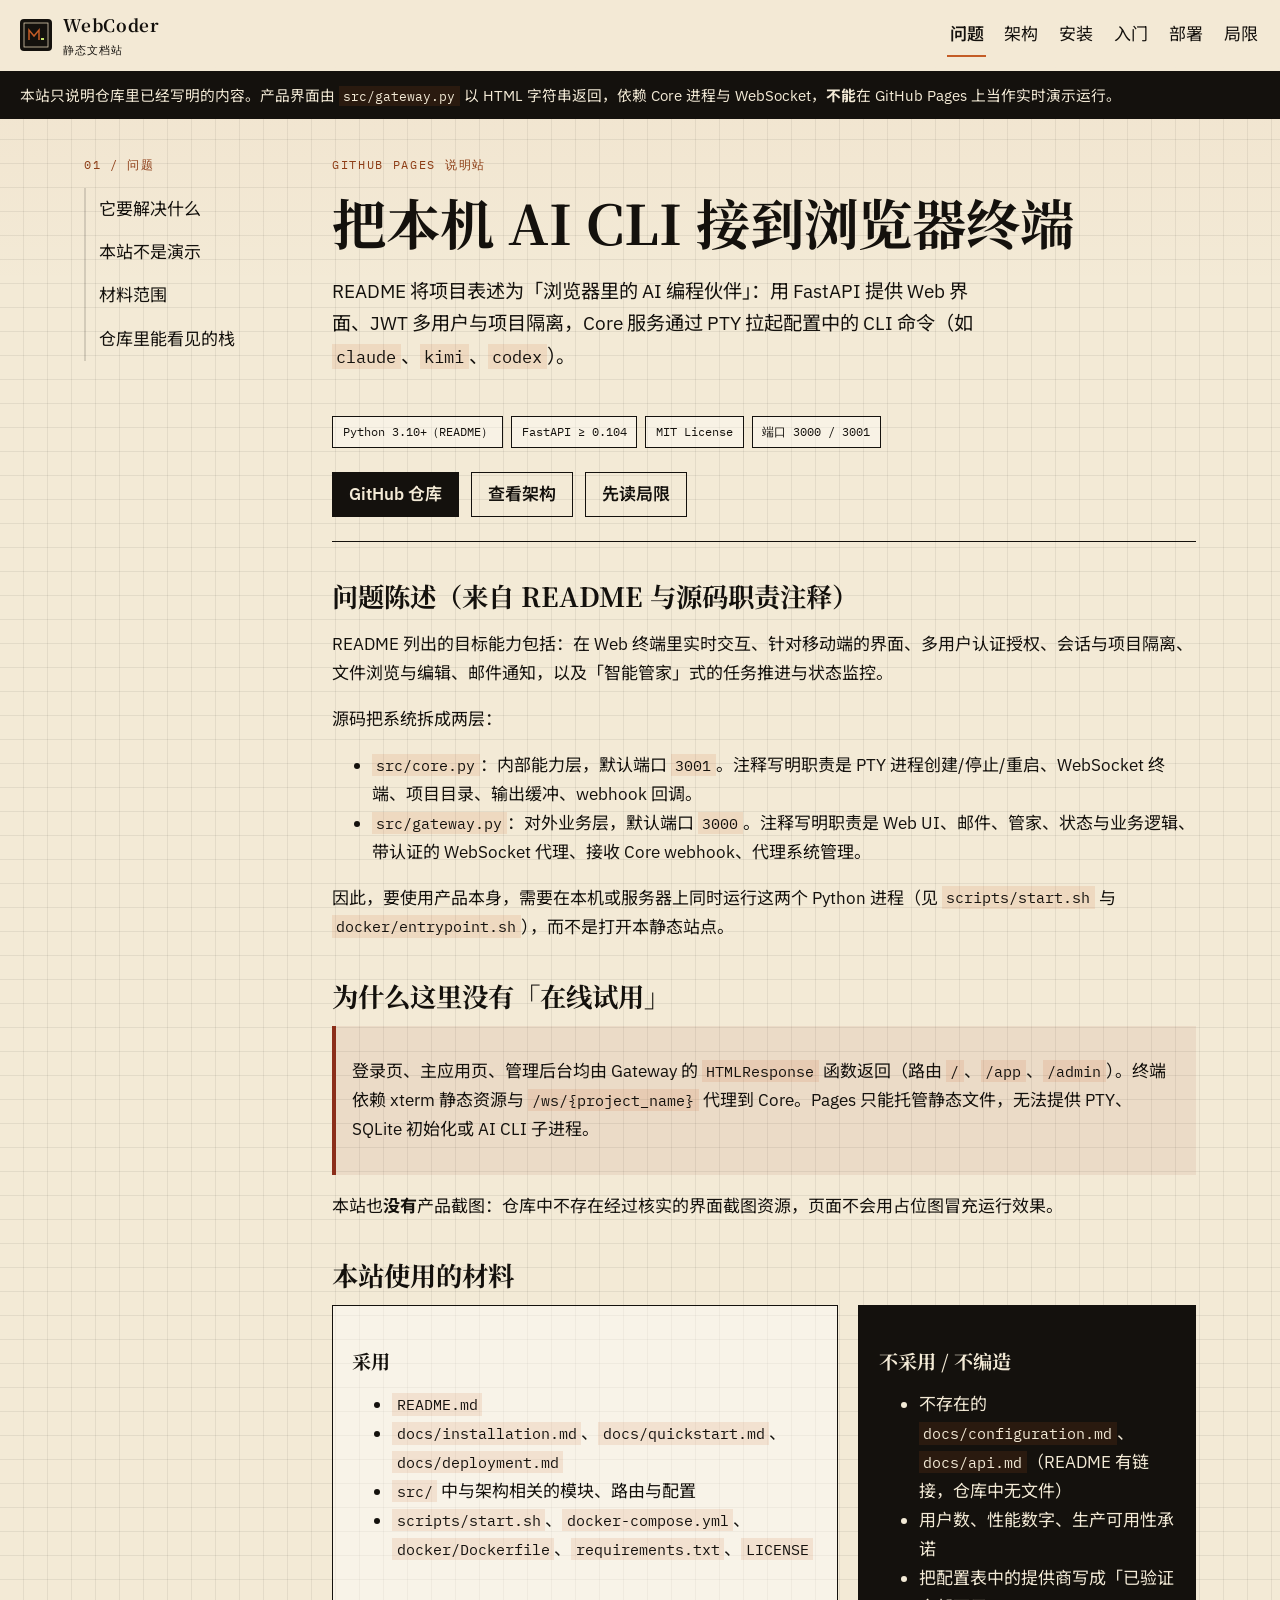
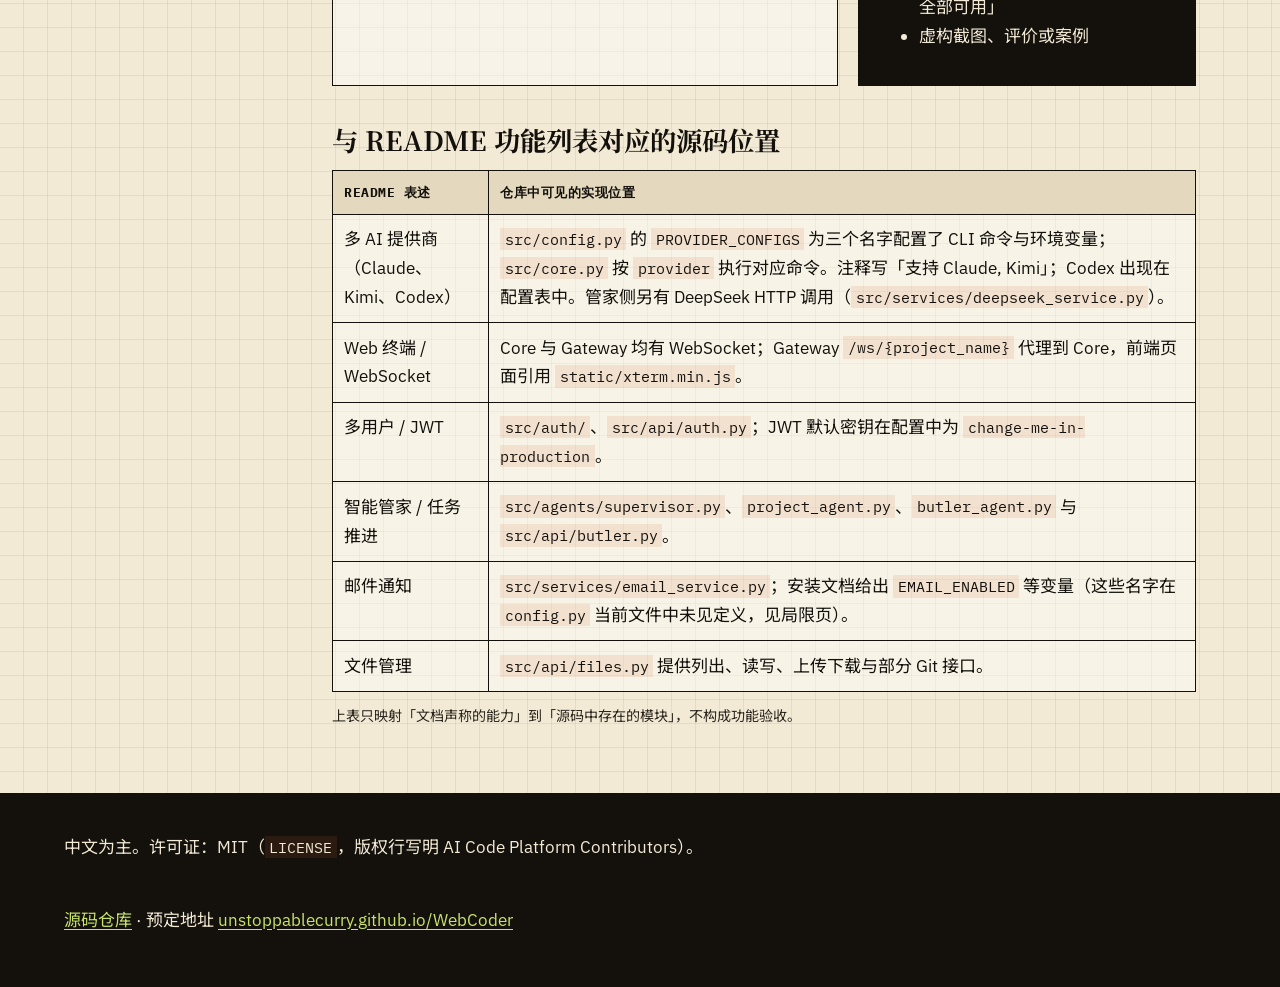
<file: site/index.html>
<!DOCTYPE html>
<html lang="zh-CN">
<head>
  <meta charset="utf-8">
  <meta name="viewport" content="width=device-width, initial-scale=1">
  <title>WebCoder 文档站 · 问题与范围</title>
  <meta name="description" content="WebCoder 是一套 FastAPI 双进程服务：在浏览器中通过 WebSocket 终端调用本机 AI CLI。本站为静态说明，不包含可运行产品界面。">
  <link rel="canonical" href="https://unstoppablecurry.github.io/WebCoder/">
  <link rel="icon" href="assets/favicon.svg" type="image/svg+xml">
  <meta name="theme-color" content="#14110d">
  <meta property="og:type" content="website">
  <meta property="og:locale" content="zh_CN">
  <meta property="og:title" content="WebCoder 文档站 · 问题与范围">
  <meta property="og:description" content="静态产品与架构说明。界面由 Gateway 后端生成，无法在 GitHub Pages 上运行。">
  <meta property="og:url" content="https://unstoppablecurry.github.io/WebCoder/">
  <meta name="twitter:card" content="summary">
  <link rel="stylesheet" href="https://fonts.googleapis.com/css2?family=IBM+Plex+Mono:wght@400;500&family=IBM+Plex+Sans:wght@400;600&family=Noto+Sans+SC:wght@400;600&family=Noto+Serif+SC:wght@700&display=swap">
  <link rel="stylesheet" href="assets/site.css">
  <script type="application/ld+json">
  {
    "@context": "https://schema.org",
    "@type": "SoftwareSourceCode",
    "name": "WebCoder",
    "description": "FastAPI 双进程平台：Gateway 提供 Web UI 与业务 API，Core 用 PTY 管理 AI CLI 进程。",
    "codeRepository": "https://github.com/UnstoppableCurry/WebCoder",
    "programmingLanguage": ["Python", "JavaScript"],
    "runtimePlatform": "FastAPI",
    "license": "https://github.com/UnstoppableCurry/WebCoder/blob/main/LICENSE",
    "url": "https://unstoppablecurry.github.io/WebCoder/"
  }
  </script>
</head>
<body>
  <a class="skip-link" href="#main">跳到正文</a>
  <header class="site-header">
    <a class="brand" href="index.html">
      <img src="assets/favicon.svg" alt="">
      <span>
        <span class="brand-mark">WebCoder</span>
        <span class="brand-sub">静态文档站</span>
      </span>
    </a>
    <button class="nav-toggle" type="button" aria-expanded="false" aria-controls="site-nav">菜单</button>
    <nav id="site-nav" class="site-nav" aria-label="站点">
      <a href="index.html">问题</a>
      <a href="architecture.html">架构</a>
      <a href="installation.html">安装</a>
      <a href="quickstart.html">入门</a>
      <a href="deployment.html">部署</a>
      <a href="limitations.html">局限</a>
    </nav>
  </header>
  <p class="notice">本站只说明仓库里已经写明的内容。产品界面由 <code>src/gateway.py</code> 以 HTML 字符串返回，依赖 Core 进程与 WebSocket，<strong>不能</strong>在 GitHub Pages 上当作实时演示运行。</p>
  <div class="layout">
    <nav class="rail" aria-label="本页">
      <p class="kicker">01 / 问题</p>
      <ol>
        <li><a href="#what">它要解决什么</a></li>
        <li><a href="#not-demo">本站不是演示</a></li>
        <li><a href="#evidence">材料范围</a></li>
        <li><a href="#stack">仓库里能看见的栈</a></li>
      </ol>
    </nav>
    <main id="main">
      <section class="hero">
        <div>
          <p class="kicker">GitHub Pages 说明站</p>
          <h1>把本机 AI CLI 接到浏览器终端</h1>
          <p class="lede">README 将项目表述为「浏览器里的 AI 编程伙伴」：用 FastAPI 提供 Web 界面、JWT 多用户与项目隔离，Core 服务通过 PTY 拉起配置中的 CLI 命令（如 <code>claude</code>、<code>kimi</code>、<code>codex</code>）。</p>
        </div>
        <div class="hero-meta" aria-label="来自仓库的标签">
          <span class="chip">Python 3.10+（README）</span>
          <span class="chip">FastAPI ≥ 0.104</span>
          <span class="chip">MIT License</span>
          <span class="chip">端口 3000 / 3001</span>
        </div>
        <div class="actions">
          <a class="btn btn-primary" href="https://github.com/UnstoppableCurry/WebCoder">GitHub 仓库</a>
          <a class="btn btn-ghost" href="architecture.html">查看架构</a>
          <a class="btn btn-ghost" href="limitations.html">先读局限</a>
        </div>
      </section>

      <section id="what">
        <h2>问题陈述（来自 README 与源码职责注释）</h2>
        <p>README 列出的目标能力包括：在 Web 终端里实时交互、针对移动端的界面、多用户认证授权、会话与项目隔离、文件浏览与编辑、邮件通知，以及「智能管家」式的任务推进与状态监控。</p>
        <p>源码把系统拆成两层：</p>
        <ul>
          <li><code>src/core.py</code>：内部能力层，默认端口 <code>3001</code>。注释写明职责是 PTY 进程创建/停止/重启、WebSocket 终端、项目目录、输出缓冲、webhook 回调。</li>
          <li><code>src/gateway.py</code>：对外业务层，默认端口 <code>3000</code>。注释写明职责是 Web UI、邮件、管家、状态与业务逻辑、带认证的 WebSocket 代理、接收 Core webhook、代理系统管理。</li>
        </ul>
        <p>因此，要使用产品本身，需要在本机或服务器上同时运行这两个 Python 进程（见 <code>scripts/start.sh</code> 与 <code>docker/entrypoint.sh</code>），而不是打开本静态站点。</p>
      </section>

      <section id="not-demo">
        <h2>为什么这里没有「在线试用」</h2>
        <div class="callout-warn callout">
          <p>登录页、主应用页、管理后台均由 Gateway 的 <code>HTMLResponse</code> 函数返回（路由 <code>/</code>、<code>/app</code>、<code>/admin</code>）。终端依赖 xterm 静态资源与 <code>/ws/{project_name}</code> 代理到 Core。Pages 只能托管静态文件，无法提供 PTY、SQLite 初始化或 AI CLI 子进程。</p>
        </div>
        <p>本站也<strong>没有</strong>产品截图：仓库中不存在经过核实的界面截图资源，页面不会用占位图冒充运行效果。</p>
      </section>

      <section id="evidence">
        <h2>本站使用的材料</h2>
        <div class="split">
          <article class="panel">
            <h3>采用</h3>
            <ul>
              <li><code>README.md</code></li>
              <li><code>docs/installation.md</code>、<code>docs/quickstart.md</code>、<code>docs/deployment.md</code></li>
              <li><code>src/</code> 中与架构相关的模块、路由与配置</li>
              <li><code>scripts/start.sh</code>、<code>docker-compose.yml</code>、<code>docker/Dockerfile</code>、<code>requirements.txt</code>、<code>LICENSE</code></li>
            </ul>
          </article>
          <article class="panel panel-dark">
            <h3>不采用 / 不编造</h3>
            <ul>
              <li>不存在的 <code>docs/configuration.md</code>、<code>docs/api.md</code>（README 有链接，仓库中无文件）</li>
              <li>用户数、性能数字、生产可用性承诺</li>
              <li>把配置表中的提供商写成「已验证全部可用」</li>
              <li>虚构截图、评价或案例</li>
            </ul>
          </article>
        </div>
      </section>

      <section id="stack">
        <h2>与 README 功能列表对应的源码位置</h2>
        <table>
          <thead>
            <tr><th>README 表述</th><th>仓库中可见的实现位置</th></tr>
          </thead>
          <tbody>
            <tr><td>多 AI 提供商（Claude、Kimi、Codex）</td><td><code>src/config.py</code> 的 <code>PROVIDER_CONFIGS</code> 为三个名字配置了 CLI 命令与环境变量；<code>src/core.py</code> 按 <code>provider</code> 执行对应命令。注释写「支持 Claude, Kimi」；Codex 出现在配置表中。管家侧另有 DeepSeek HTTP 调用（<code>src/services/deepseek_service.py</code>）。</td></tr>
            <tr><td>Web 终端 / WebSocket</td><td>Core 与 Gateway 均有 WebSocket；Gateway <code>/ws/{project_name}</code> 代理到 Core，前端页面引用 <code>static/xterm.min.js</code>。</td></tr>
            <tr><td>多用户 / JWT</td><td><code>src/auth/</code>、<code>src/api/auth.py</code>；JWT 默认密钥在配置中为 <code>change-me-in-production</code>。</td></tr>
            <tr><td>智能管家 / 任务推进</td><td><code>src/agents/supervisor.py</code>、<code>project_agent.py</code>、<code>butler_agent.py</code> 与 <code>src/api/butler.py</code>。</td></tr>
            <tr><td>邮件通知</td><td><code>src/services/email_service.py</code>；安装文档给出 <code>EMAIL_ENABLED</code> 等变量（这些名字在 <code>config.py</code> 当前文件中未见定义，见局限页）。</td></tr>
            <tr><td>文件管理</td><td><code>src/api/files.py</code> 提供列出、读写、上传下载与部分 Git 接口。</td></tr>
          </tbody>
        </table>
        <p class="source">上表只映射「文档声称的能力」到「源码中存在的模块」，不构成功能验收。</p>
      </section>
    </main>
  </div>
  <footer class="site-footer">
    <div class="footer-inner">
      <p>中文为主。许可证：MIT（<code>LICENSE</code>，版权行写明 AI Code Platform Contributors）。</p>
      <p><a href="https://github.com/UnstoppableCurry/WebCoder">源码仓库</a> · 预定地址 <a href="https://unstoppablecurry.github.io/WebCoder/">unstoppablecurry.github.io/WebCoder</a></p>
    </div>
  </footer>
  <script src="assets/site.js"></script>
</body>
</html>
</file>
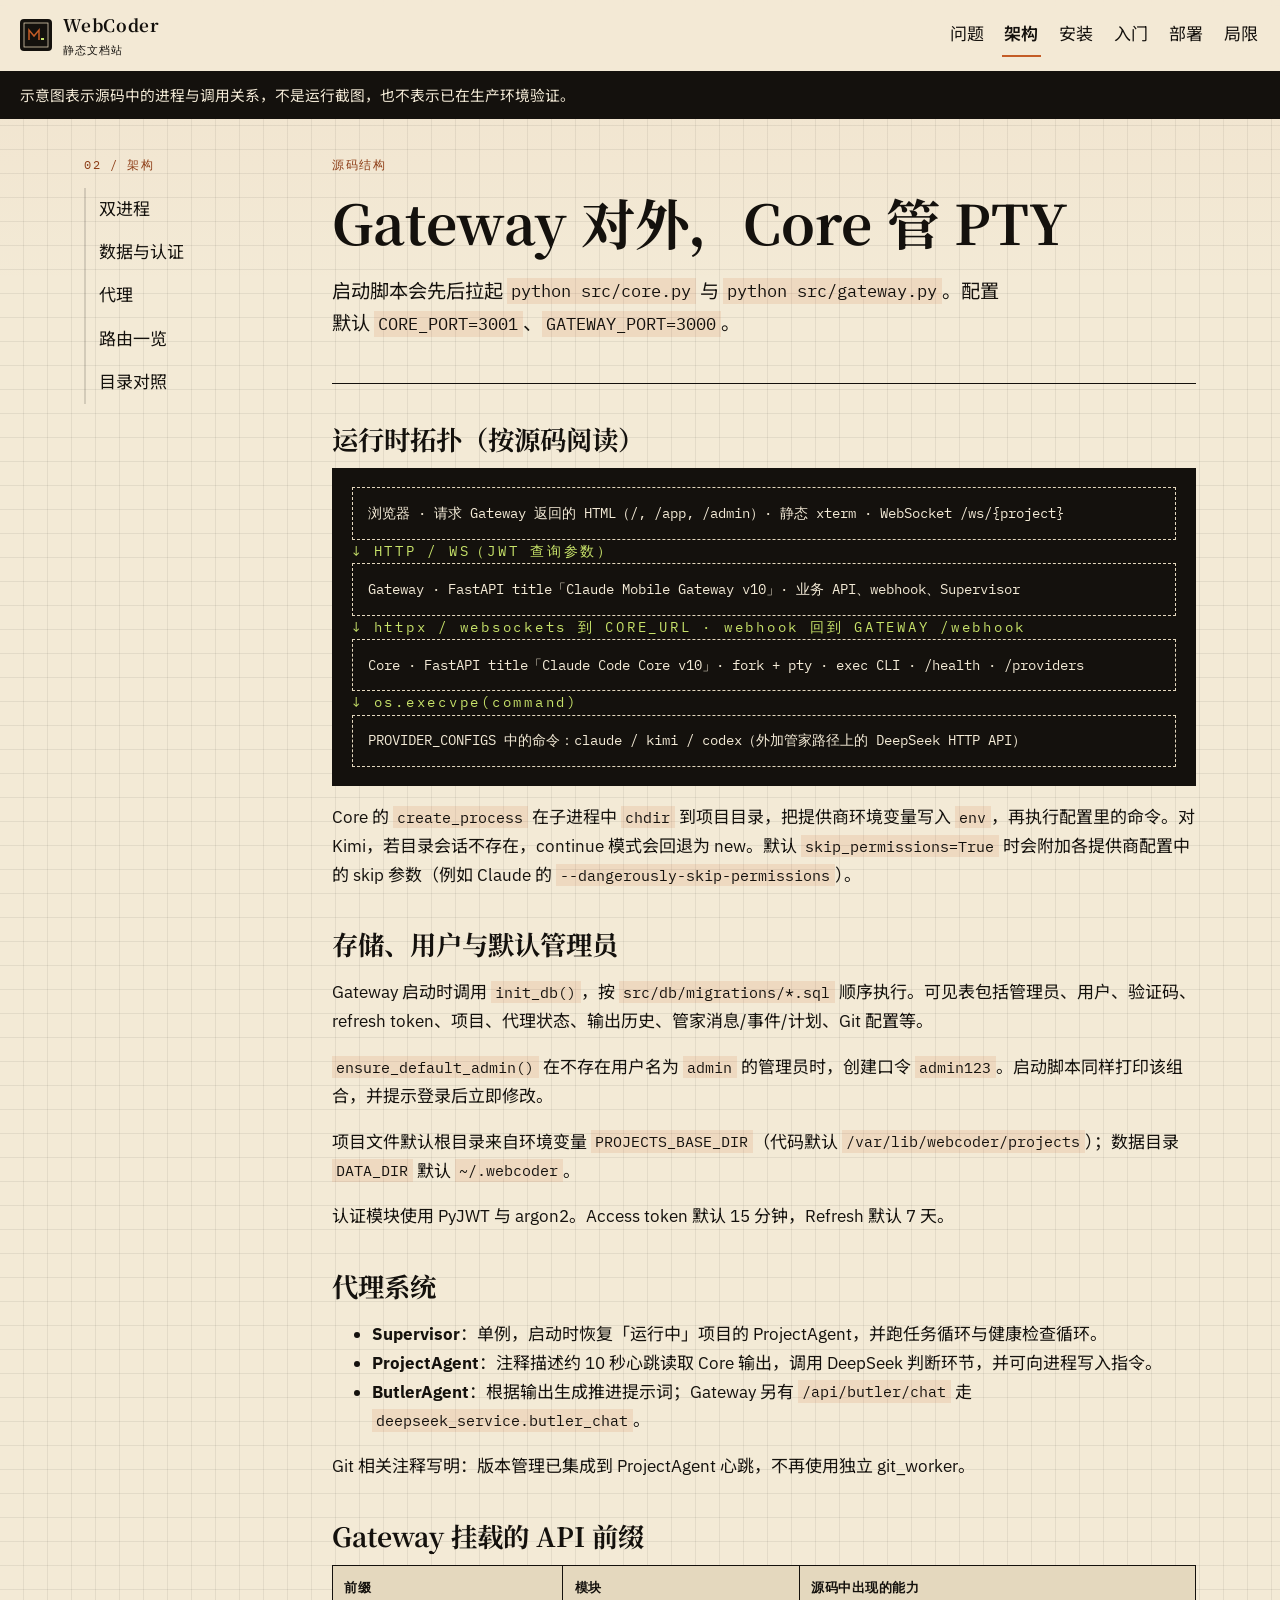
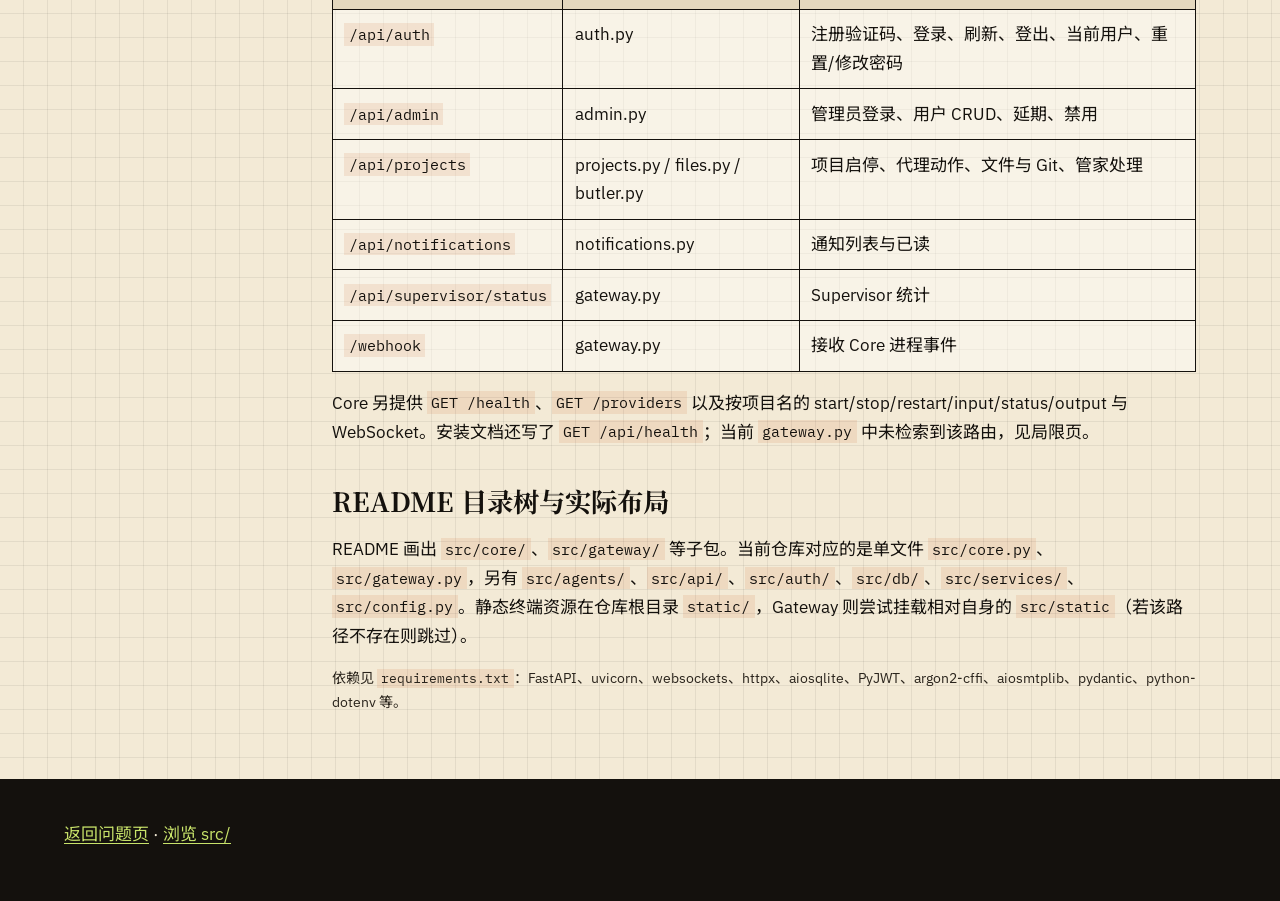
<file: site/architecture.html>
<!DOCTYPE html>
<html lang="zh-CN">
<head>
  <meta charset="utf-8">
  <meta name="viewport" content="width=device-width, initial-scale=1">
  <title>架构 · WebCoder 文档站</title>
  <meta name="description" content="依据 src/core.py、src/gateway.py 与 agents、db、api 模块整理的 WebCoder 双进程架构说明。">
  <link rel="canonical" href="https://unstoppablecurry.github.io/WebCoder/architecture.html">
  <link rel="icon" href="assets/favicon.svg" type="image/svg+xml">
  <meta name="theme-color" content="#14110d">
  <meta property="og:type" content="article">
  <meta property="og:locale" content="zh_CN">
  <meta property="og:title" content="架构 · WebCoder 文档站">
  <meta property="og:description" content="Core 3001 与 Gateway 3000 的职责、路由与数据存储，全部来自仓库源码。">
  <meta property="og:url" content="https://unstoppablecurry.github.io/WebCoder/architecture.html">
  <link rel="stylesheet" href="https://fonts.googleapis.com/css2?family=IBM+Plex+Mono:wght@400;500&family=IBM+Plex+Sans:wght@400;600&family=Noto+Sans+SC:wght@400;600&family=Noto+Serif+SC:wght@700&display=swap">
  <link rel="stylesheet" href="assets/site.css">
</head>
<body>
  <a class="skip-link" href="#main">跳到正文</a>
  <header class="site-header">
    <a class="brand" href="index.html">
      <img src="assets/favicon.svg" alt="">
      <span>
        <span class="brand-mark">WebCoder</span>
        <span class="brand-sub">静态文档站</span>
      </span>
    </a>
    <button class="nav-toggle" type="button" aria-expanded="false" aria-controls="site-nav">菜单</button>
    <nav id="site-nav" class="site-nav" aria-label="站点">
      <a href="index.html">问题</a>
      <a href="architecture.html">架构</a>
      <a href="installation.html">安装</a>
      <a href="quickstart.html">入门</a>
      <a href="deployment.html">部署</a>
      <a href="limitations.html">局限</a>
    </nav>
  </header>
  <p class="notice">示意图表示源码中的进程与调用关系，不是运行截图，也不表示已在生产环境验证。</p>
  <div class="layout">
    <nav class="rail" aria-label="本页">
      <p class="kicker">02 / 架构</p>
      <ol>
        <li><a href="#processes">双进程</a></li>
        <li><a href="#data">数据与认证</a></li>
        <li><a href="#agents">代理</a></li>
        <li><a href="#routes">路由一览</a></li>
        <li><a href="#tree">目录对照</a></li>
      </ol>
    </nav>
    <main id="main">
      <header class="hero">
        <div>
          <p class="kicker">源码结构</p>
          <h1>Gateway 对外，Core 管 PTY</h1>
          <p class="lede">启动脚本会先后拉起 <code>python src/core.py</code> 与 <code>python src/gateway.py</code>。配置默认 <code>CORE_PORT=3001</code>、<code>GATEWAY_PORT=3000</code>。</p>
        </div>
      </header>

      <section id="processes">
        <h2>运行时拓扑（按源码阅读）</h2>
        <div class="schema" role="img" aria-label="浏览器连接 Gateway，Gateway 代理到 Core，Core 通过 PTY 执行 CLI">
          <div class="panel panel-dark">
            <div class="schema-node">浏览器 · 请求 Gateway 返回的 HTML（/, /app, /admin）· 静态 xterm · WebSocket /ws/{project}</div>
            <div class="schema-arrow" aria-hidden="true">↓ HTTP / WS（JWT 查询参数）</div>
            <div class="schema-node">Gateway · FastAPI title「Claude Mobile Gateway v10」· 业务 API、webhook、Supervisor</div>
            <div class="schema-arrow" aria-hidden="true">↓ httpx / websockets 到 CORE_URL · webhook 回到 GATEWAY /webhook</div>
            <div class="schema-node">Core · FastAPI title「Claude Code Core v10」· fork + pty · exec CLI · /health · /providers</div>
            <div class="schema-arrow" aria-hidden="true">↓ os.execvpe(command)</div>
            <div class="schema-node">PROVIDER_CONFIGS 中的命令：claude / kimi / codex（外加管家路径上的 DeepSeek HTTP API）</div>
          </div>
        </div>
        <p>Core 的 <code>create_process</code> 在子进程中 <code>chdir</code> 到项目目录，把提供商环境变量写入 <code>env</code>，再执行配置里的命令。对 Kimi，若目录会话不存在，continue 模式会回退为 new。默认 <code>skip_permissions=True</code> 时会附加各提供商配置中的 skip 参数（例如 Claude 的 <code>--dangerously-skip-permissions</code>）。</p>
      </section>

      <section id="data">
        <h2>存储、用户与默认管理员</h2>
        <p>Gateway 启动时调用 <code>init_db()</code>，按 <code>src/db/migrations/*.sql</code> 顺序执行。可见表包括管理员、用户、验证码、refresh token、项目、代理状态、输出历史、管家消息/事件/计划、Git 配置等。</p>
        <p><code>ensure_default_admin()</code> 在不存在用户名为 <code>admin</code> 的管理员时，创建口令 <code>admin123</code>。启动脚本同样打印该组合，并提示登录后立即修改。</p>
        <p>项目文件默认根目录来自环境变量 <code>PROJECTS_BASE_DIR</code>（代码默认 <code>/var/lib/webcoder/projects</code>）；数据目录 <code>DATA_DIR</code> 默认 <code>~/.webcoder</code>。</p>
        <p>认证模块使用 PyJWT 与 argon2。Access token 默认 15 分钟，Refresh 默认 7 天。</p>
      </section>

      <section id="agents">
        <h2>代理系统</h2>
        <ul>
          <li><strong>Supervisor</strong>：单例，启动时恢复「运行中」项目的 ProjectAgent，并跑任务循环与健康检查循环。</li>
          <li><strong>ProjectAgent</strong>：注释描述约 10 秒心跳读取 Core 输出，调用 DeepSeek 判断环节，并可向进程写入指令。</li>
          <li><strong>ButlerAgent</strong>：根据输出生成推进提示词；Gateway 另有 <code>/api/butler/chat</code> 走 <code>deepseek_service.butler_chat</code>。</li>
        </ul>
        <p>Git 相关注释写明：版本管理已集成到 ProjectAgent 心跳，不再使用独立 git_worker。</p>
      </section>

      <section id="routes">
        <h2>Gateway 挂载的 API 前缀</h2>
        <table>
          <thead>
            <tr><th>前缀</th><th>模块</th><th>源码中出现的能力</th></tr>
          </thead>
          <tbody>
            <tr><td><code>/api/auth</code></td><td>auth.py</td><td>注册验证码、登录、刷新、登出、当前用户、重置/修改密码</td></tr>
            <tr><td><code>/api/admin</code></td><td>admin.py</td><td>管理员登录、用户 CRUD、延期、禁用</td></tr>
            <tr><td><code>/api/projects</code></td><td>projects.py / files.py / butler.py</td><td>项目启停、代理动作、文件与 Git、管家处理</td></tr>
            <tr><td><code>/api/notifications</code></td><td>notifications.py</td><td>通知列表与已读</td></tr>
            <tr><td><code>/api/supervisor/status</code></td><td>gateway.py</td><td>Supervisor 统计</td></tr>
            <tr><td><code>/webhook</code></td><td>gateway.py</td><td>接收 Core 进程事件</td></tr>
          </tbody>
        </table>
        <p>Core 另提供 <code>GET /health</code>、<code>GET /providers</code> 以及按项目名的 start/stop/restart/input/status/output 与 WebSocket。安装文档还写了 <code>GET /api/health</code>；当前 <code>gateway.py</code> 中未检索到该路由，见局限页。</p>
      </section>

      <section id="tree">
        <h2>README 目录树与实际布局</h2>
        <p>README 画出 <code>src/core/</code>、<code>src/gateway/</code> 等子包。当前仓库对应的是单文件 <code>src/core.py</code>、<code>src/gateway.py</code>，另有 <code>src/agents/</code>、<code>src/api/</code>、<code>src/auth/</code>、<code>src/db/</code>、<code>src/services/</code>、<code>src/config.py</code>。静态终端资源在仓库根目录 <code>static/</code>，Gateway 则尝试挂载相对自身的 <code>src/static</code>（若该路径不存在则跳过）。</p>
        <p class="source">依赖见 <code>requirements.txt</code>：FastAPI、uvicorn、websockets、httpx、aiosqlite、PyJWT、argon2-cffi、aiosmtplib、pydantic、python-dotenv 等。</p>
      </section>
    </main>
  </div>
  <footer class="site-footer">
    <div class="footer-inner">
      <p><a href="index.html">返回问题页</a> · <a href="https://github.com/UnstoppableCurry/WebCoder/tree/main/src">浏览 src/</a></p>
    </div>
  </footer>
  <script src="assets/site.js"></script>
</body>
</html>
</file>
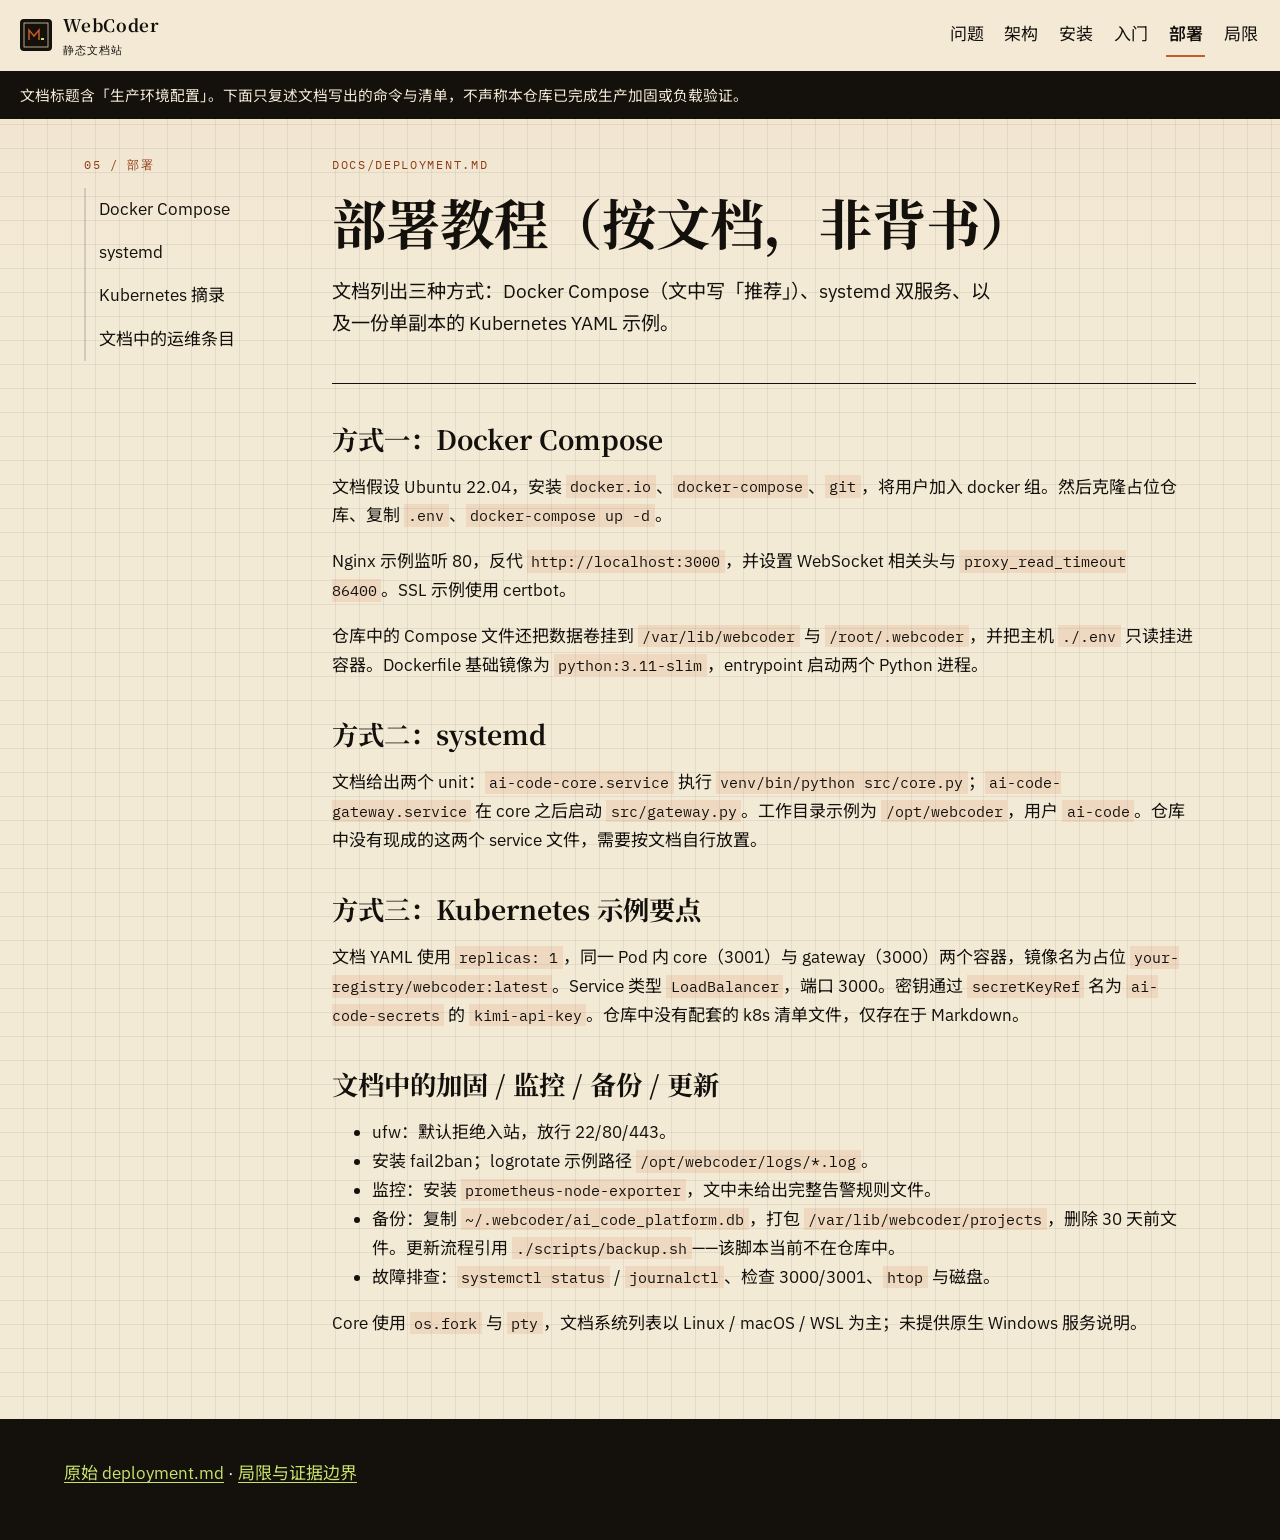
<file: site/deployment.html>
<!DOCTYPE html>
<html lang="zh-CN">
<head>
  <meta charset="utf-8">
  <meta name="viewport" content="width=device-width, initial-scale=1">
  <title>部署 · WebCoder 文档站</title>
  <meta name="description" content="转写 docs/deployment.md 中的 Docker Compose、systemd 与 Kubernetes 示例。这些是文档步骤，不是生产承诺。">
  <link rel="canonical" href="https://unstoppablecurry.github.io/WebCoder/deployment.html">
  <link rel="icon" href="assets/favicon.svg" type="image/svg+xml">
  <meta name="theme-color" content="#14110d">
  <meta property="og:type" content="article">
  <meta property="og:locale" content="zh_CN">
  <meta property="og:title" content="部署 · WebCoder 文档站">
  <meta property="og:description" content="来自 docs/deployment.md 的部署方式摘录，并标注仓库中缺失的配套文件。">
  <meta property="og:url" content="https://unstoppablecurry.github.io/WebCoder/deployment.html">
  <link rel="stylesheet" href="https://fonts.googleapis.com/css2?family=IBM+Plex+Mono:wght@400;500&family=IBM+Plex+Sans:wght@400;600&family=Noto+Sans+SC:wght@400;600&family=Noto+Serif+SC:wght@700&display=swap">
  <link rel="stylesheet" href="assets/site.css">
</head>
<body>
  <a class="skip-link" href="#main">跳到正文</a>
  <header class="site-header">
    <a class="brand" href="index.html">
      <img src="assets/favicon.svg" alt="">
      <span>
        <span class="brand-mark">WebCoder</span>
        <span class="brand-sub">静态文档站</span>
      </span>
    </a>
    <button class="nav-toggle" type="button" aria-expanded="false" aria-controls="site-nav">菜单</button>
    <nav id="site-nav" class="site-nav" aria-label="站点">
      <a href="index.html">问题</a>
      <a href="architecture.html">架构</a>
      <a href="installation.html">安装</a>
      <a href="quickstart.html">入门</a>
      <a href="deployment.html">部署</a>
      <a href="limitations.html">局限</a>
    </nav>
  </header>
  <p class="notice">文档标题含「生产环境配置」。下面只复述文档写出的命令与清单，不声称本仓库已完成生产加固或负载验证。</p>
  <div class="layout">
    <nav class="rail" aria-label="本页">
      <p class="kicker">05 / 部署</p>
      <ol>
        <li><a href="#compose">Docker Compose</a></li>
        <li><a href="#systemd">systemd</a></li>
        <li><a href="#k8s">Kubernetes 摘录</a></li>
        <li><a href="#ops">文档中的运维条目</a></li>
      </ol>
    </nav>
    <main id="main">
      <header class="hero">
        <div>
          <p class="kicker">docs/deployment.md</p>
          <h1>部署教程（按文档，非背书）</h1>
          <p class="lede">文档列出三种方式：Docker Compose（文中写「推荐」）、systemd 双服务、以及一份单副本的 Kubernetes YAML 示例。</p>
        </div>
      </header>

      <section id="compose">
        <h2>方式一：Docker Compose</h2>
        <p>文档假设 Ubuntu 22.04，安装 <code>docker.io</code>、<code>docker-compose</code>、<code>git</code>，将用户加入 docker 组。然后克隆占位仓库、复制 <code>.env</code>、<code>docker-compose up -d</code>。</p>
        <p>Nginx 示例监听 80，反代 <code>http://localhost:3000</code>，并设置 WebSocket 相关头与 <code>proxy_read_timeout 86400</code>。SSL 示例使用 certbot。</p>
        <p>仓库中的 Compose 文件还把数据卷挂到 <code>/var/lib/webcoder</code> 与 <code>/root/.webcoder</code>，并把主机 <code>./.env</code> 只读挂进容器。Dockerfile 基础镜像为 <code>python:3.11-slim</code>，entrypoint 启动两个 Python 进程。</p>
      </section>

      <section id="systemd">
        <h2>方式二：systemd</h2>
        <p>文档给出两个 unit：<code>ai-code-core.service</code> 执行 <code>venv/bin/python src/core.py</code>；<code>ai-code-gateway.service</code> 在 core 之后启动 <code>src/gateway.py</code>。工作目录示例为 <code>/opt/webcoder</code>，用户 <code>ai-code</code>。仓库中没有现成的这两个 service 文件，需要按文档自行放置。</p>
      </section>

      <section id="k8s">
        <h2>方式三：Kubernetes 示例要点</h2>
        <p>文档 YAML 使用 <code>replicas: 1</code>，同一 Pod 内 core（3001）与 gateway（3000）两个容器，镜像名为占位 <code>your-registry/webcoder:latest</code>。Service 类型 <code>LoadBalancer</code>，端口 3000。密钥通过 <code>secretKeyRef</code> 名为 <code>ai-code-secrets</code> 的 <code>kimi-api-key</code>。仓库中没有配套的 k8s 清单文件，仅存在于 Markdown。</p>
      </section>

      <section id="ops">
        <h2>文档中的加固 / 监控 / 备份 / 更新</h2>
        <ul>
          <li>ufw：默认拒绝入站，放行 22/80/443。</li>
          <li>安装 fail2ban；logrotate 示例路径 <code>/opt/webcoder/logs/*.log</code>。</li>
          <li>监控：安装 <code>prometheus-node-exporter</code>，文中未给出完整告警规则文件。</li>
          <li>备份：复制 <code>~/.webcoder/ai_code_platform.db</code>，打包 <code>/var/lib/webcoder/projects</code>，删除 30 天前文件。更新流程引用 <code>./scripts/backup.sh</code>——该脚本当前不在仓库中。</li>
          <li>故障排查：<code>systemctl status</code> / <code>journalctl</code>、检查 3000/3001、<code>htop</code> 与磁盘。</li>
        </ul>
        <p>Core 使用 <code>os.fork</code> 与 <code>pty</code>，文档系统列表以 Linux / macOS / WSL 为主；未提供原生 Windows 服务说明。</p>
      </section>
    </main>
  </div>
  <footer class="site-footer">
    <div class="footer-inner">
      <p><a href="https://github.com/UnstoppableCurry/WebCoder/blob/main/docs/deployment.md">原始 deployment.md</a> · <a href="limitations.html">局限与证据边界</a></p>
    </div>
  </footer>
  <script src="assets/site.js"></script>
</body>
</html>
</file>
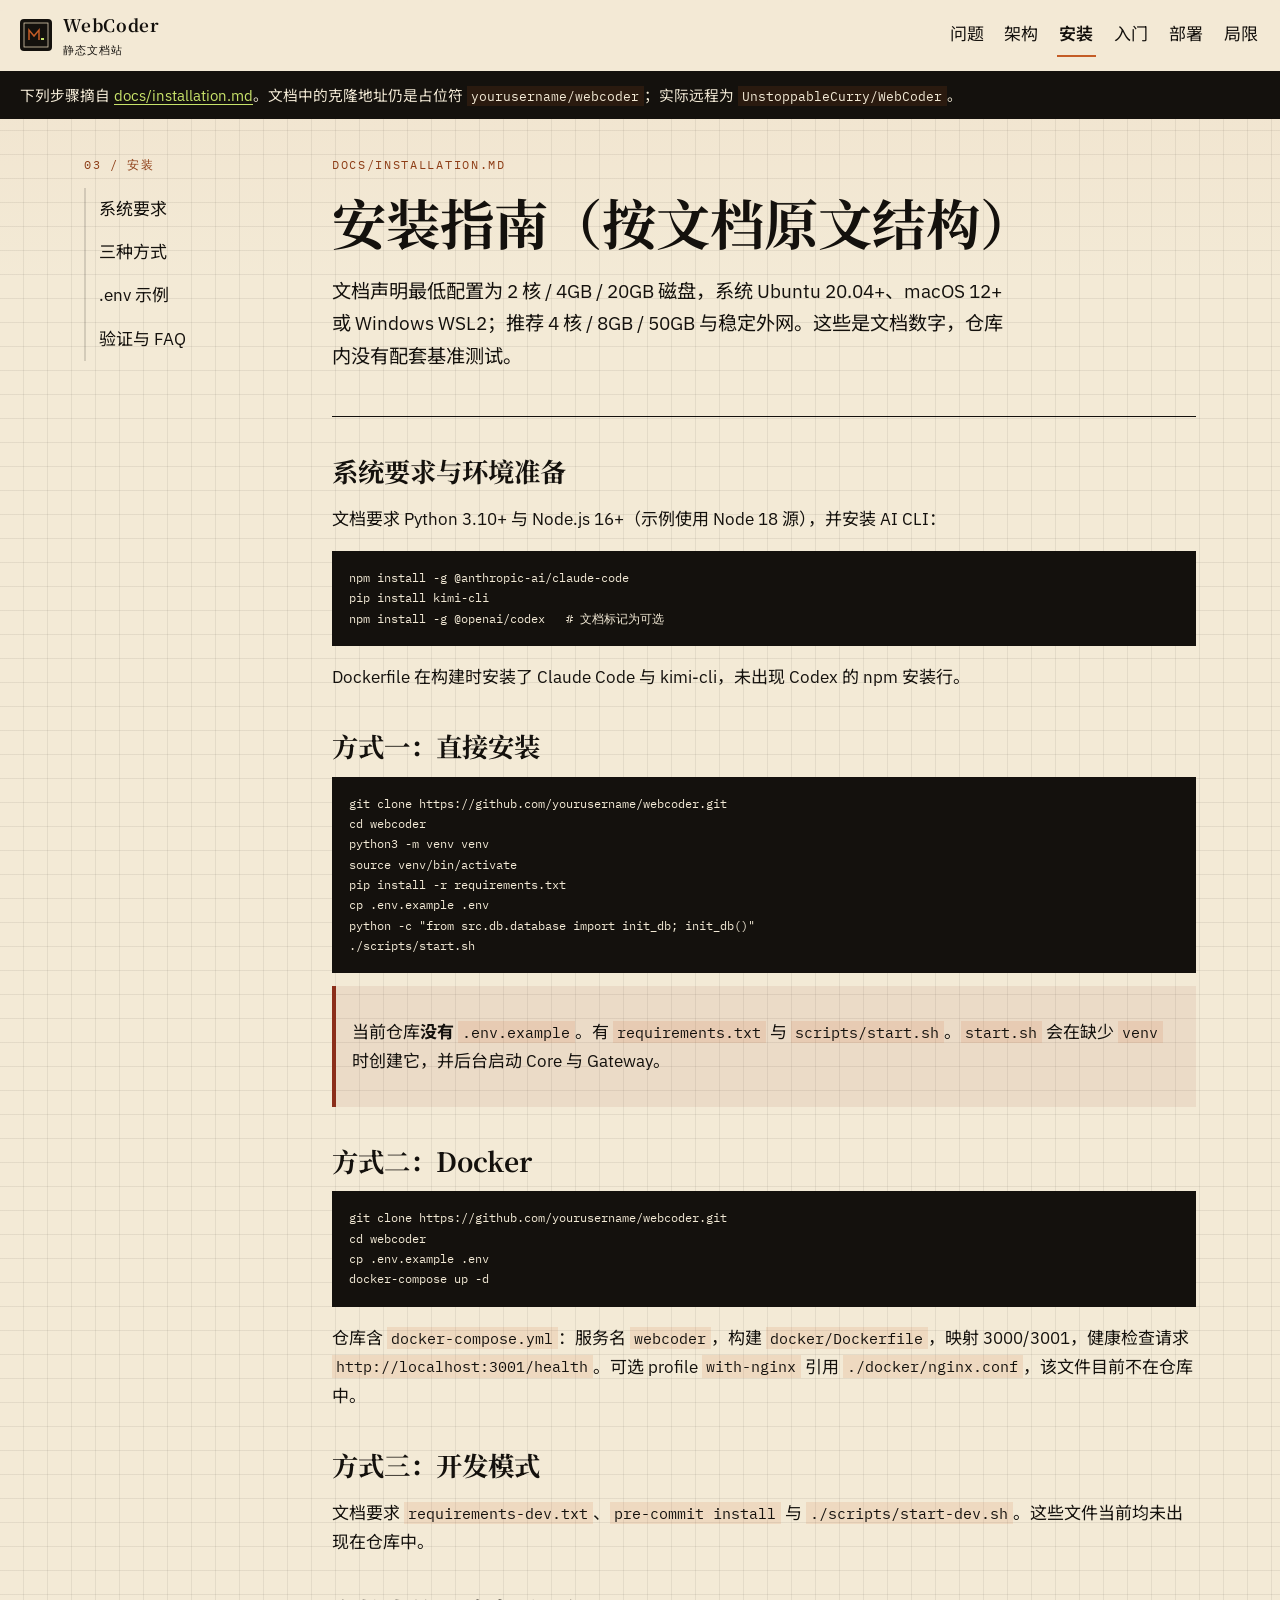
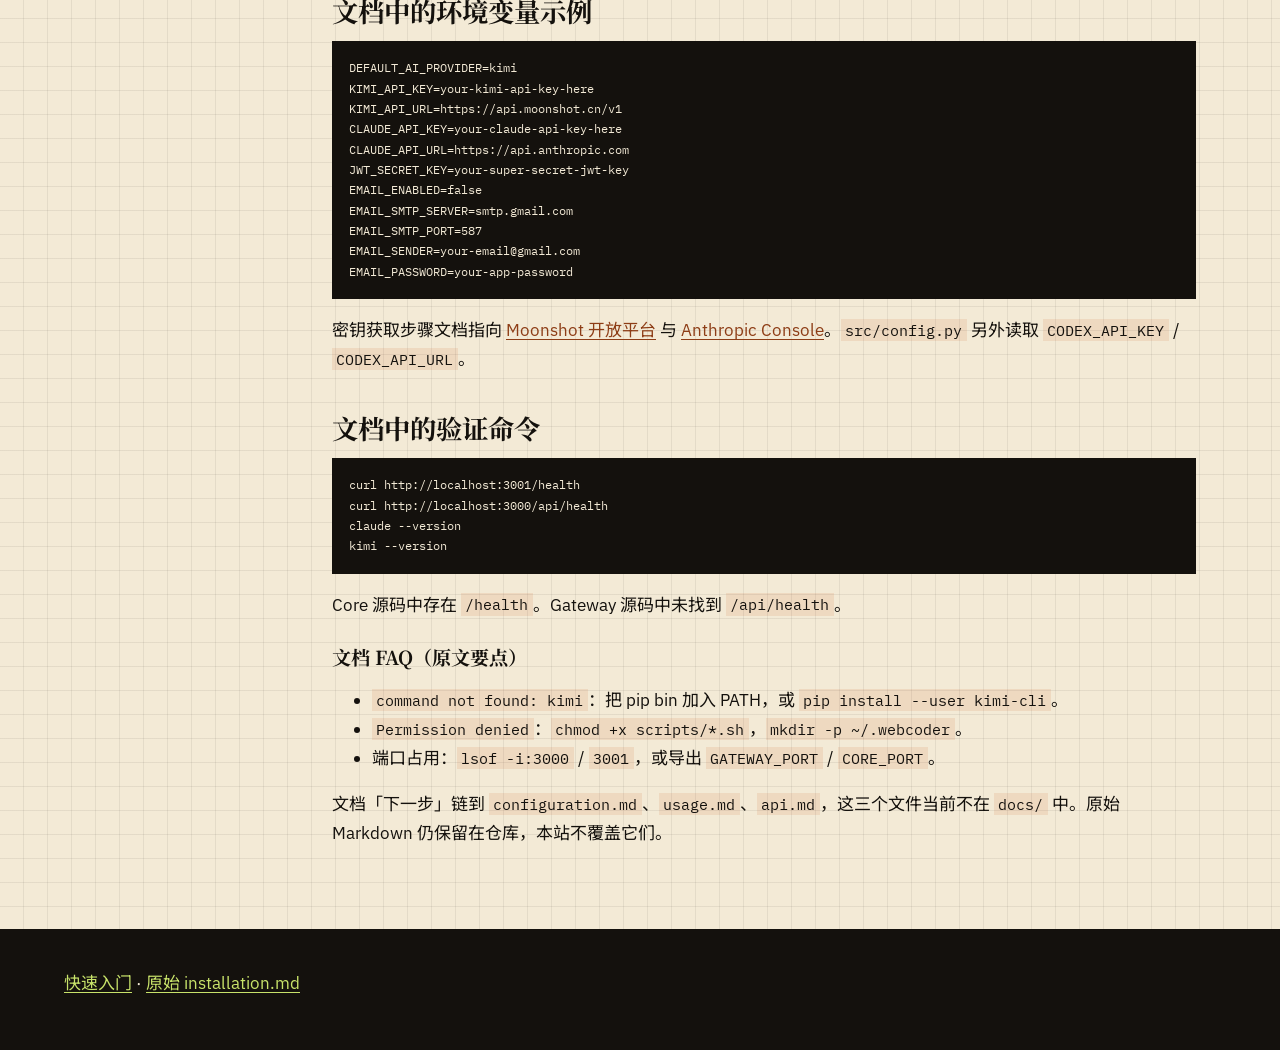
<file: site/installation.html>
<!DOCTYPE html>
<html lang="zh-CN">
<head>
  <meta charset="utf-8">
  <meta name="viewport" content="width=device-width, initial-scale=1">
  <title>安装 · WebCoder 文档站</title>
  <meta name="description" content="转写 docs/installation.md 的系统要求、三种安装方式、环境变量与验证命令。仓库中缺失的文件会单独标明。">
  <link rel="canonical" href="https://unstoppablecurry.github.io/WebCoder/installation.html">
  <link rel="icon" href="assets/favicon.svg" type="image/svg+xml">
  <meta name="theme-color" content="#14110d">
  <meta property="og:type" content="article">
  <meta property="og:locale" content="zh_CN">
  <meta property="og:title" content="安装 · WebCoder 文档站">
  <meta property="og:description" content="来自 docs/installation.md 的安装步骤，并对照仓库实际文件。">
  <meta property="og:url" content="https://unstoppablecurry.github.io/WebCoder/installation.html">
  <link rel="stylesheet" href="https://fonts.googleapis.com/css2?family=IBM+Plex+Mono:wght@400;500&family=IBM+Plex+Sans:wght@400;600&family=Noto+Sans+SC:wght@400;600&family=Noto+Serif+SC:wght@700&display=swap">
  <link rel="stylesheet" href="assets/site.css">
</head>
<body>
  <a class="skip-link" href="#main">跳到正文</a>
  <header class="site-header">
    <a class="brand" href="index.html">
      <img src="assets/favicon.svg" alt="">
      <span>
        <span class="brand-mark">WebCoder</span>
        <span class="brand-sub">静态文档站</span>
      </span>
    </a>
    <button class="nav-toggle" type="button" aria-expanded="false" aria-controls="site-nav">菜单</button>
    <nav id="site-nav" class="site-nav" aria-label="站点">
      <a href="index.html">问题</a>
      <a href="architecture.html">架构</a>
      <a href="installation.html">安装</a>
      <a href="quickstart.html">入门</a>
      <a href="deployment.html">部署</a>
      <a href="limitations.html">局限</a>
    </nav>
  </header>
  <p class="notice">下列步骤摘自 <a href="https://github.com/UnstoppableCurry/WebCoder/blob/main/docs/installation.md">docs/installation.md</a>。文档中的克隆地址仍是占位符 <code>yourusername/webcoder</code>；实际远程为 <code>UnstoppableCurry/WebCoder</code>。</p>
  <div class="layout">
    <nav class="rail" aria-label="本页">
      <p class="kicker">03 / 安装</p>
      <ol>
        <li><a href="#req">系统要求</a></li>
        <li><a href="#ways">三种方式</a></li>
        <li><a href="#env">.env 示例</a></li>
        <li><a href="#verify">验证与 FAQ</a></li>
      </ol>
    </nav>
    <main id="main">
      <header class="hero">
        <div>
          <p class="kicker">docs/installation.md</p>
          <h1>安装指南（按文档原文结构）</h1>
          <p class="lede">文档声明最低配置为 2 核 / 4GB / 20GB 磁盘，系统 Ubuntu 20.04+、macOS 12+ 或 Windows WSL2；推荐 4 核 / 8GB / 50GB 与稳定外网。这些是文档数字，仓库内没有配套基准测试。</p>
        </div>
      </header>

      <section id="req">
        <h2>系统要求与环境准备</h2>
        <p>文档要求 Python 3.10+ 与 Node.js 16+（示例使用 Node 18 源），并安装 AI CLI：</p>
<pre><code>npm install -g @anthropic-ai/claude-code
pip install kimi-cli
npm install -g @openai/codex   # 文档标记为可选</code></pre>
        <p>Dockerfile 在构建时安装了 Claude Code 与 kimi-cli，未出现 Codex 的 npm 安装行。</p>
      </section>

      <section id="ways">
        <h2>方式一：直接安装</h2>
<pre><code>git clone https://github.com/yourusername/webcoder.git
cd webcoder
python3 -m venv venv
source venv/bin/activate
pip install -r requirements.txt
cp .env.example .env
python -c "from src.db.database import init_db; init_db()"
./scripts/start.sh</code></pre>
        <div class="callout callout-warn">
          <p>当前仓库<strong>没有</strong> <code>.env.example</code>。有 <code>requirements.txt</code> 与 <code>scripts/start.sh</code>。<code>start.sh</code> 会在缺少 <code>venv</code> 时创建它，并后台启动 Core 与 Gateway。</p>
        </div>

        <h2>方式二：Docker</h2>
<pre><code>git clone https://github.com/yourusername/webcoder.git
cd webcoder
cp .env.example .env
docker-compose up -d</code></pre>
        <p>仓库含 <code>docker-compose.yml</code>：服务名 <code>webcoder</code>，构建 <code>docker/Dockerfile</code>，映射 3000/3001，健康检查请求 <code>http://localhost:3001/health</code>。可选 profile <code>with-nginx</code> 引用 <code>./docker/nginx.conf</code>，该文件目前不在仓库中。</p>

        <h2>方式三：开发模式</h2>
        <p>文档要求 <code>requirements-dev.txt</code>、<code>pre-commit install</code> 与 <code>./scripts/start-dev.sh</code>。这些文件当前均未出现在仓库中。</p>
      </section>

      <section id="env">
        <h2>文档中的环境变量示例</h2>
<pre><code>DEFAULT_AI_PROVIDER=kimi
KIMI_API_KEY=your-kimi-api-key-here
KIMI_API_URL=https://api.moonshot.cn/v1
CLAUDE_API_KEY=your-claude-api-key-here
CLAUDE_API_URL=https://api.anthropic.com
JWT_SECRET_KEY=your-super-secret-jwt-key
EMAIL_ENABLED=false
EMAIL_SMTP_SERVER=smtp.gmail.com
EMAIL_SMTP_PORT=587
EMAIL_SENDER=your-email@gmail.com
EMAIL_PASSWORD=your-app-password</code></pre>
        <p>密钥获取步骤文档指向 <a href="https://platform.moonshot.cn/">Moonshot 开放平台</a> 与 <a href="https://console.anthropic.com/">Anthropic Console</a>。<code>src/config.py</code> 另外读取 <code>CODEX_API_KEY</code> / <code>CODEX_API_URL</code>。</p>
      </section>

      <section id="verify">
        <h2>文档中的验证命令</h2>
<pre><code>curl http://localhost:3001/health
curl http://localhost:3000/api/health
claude --version
kimi --version</code></pre>
        <p>Core 源码中存在 <code>/health</code>。Gateway 源码中未找到 <code>/api/health</code>。</p>
        <h3>文档 FAQ（原文要点）</h3>
        <ul>
          <li><code>command not found: kimi</code>：把 pip bin 加入 PATH，或 <code>pip install --user kimi-cli</code>。</li>
          <li><code>Permission denied</code>：<code>chmod +x scripts/*.sh</code>，<code>mkdir -p ~/.webcoder</code>。</li>
          <li>端口占用：<code>lsof -i:3000</code> / <code>3001</code>，或导出 <code>GATEWAY_PORT</code> / <code>CORE_PORT</code>。</li>
        </ul>
        <p>文档「下一步」链到 <code>configuration.md</code>、<code>usage.md</code>、<code>api.md</code>，这三个文件当前不在 <code>docs/</code> 中。原始 Markdown 仍保留在仓库，本站不覆盖它们。</p>
      </section>
    </main>
  </div>
  <footer class="site-footer">
    <div class="footer-inner">
      <p><a href="quickstart.html">快速入门</a> · <a href="https://github.com/UnstoppableCurry/WebCoder/blob/main/docs/installation.md">原始 installation.md</a></p>
    </div>
  </footer>
  <script src="assets/site.js"></script>
</body>
</html>
</file>
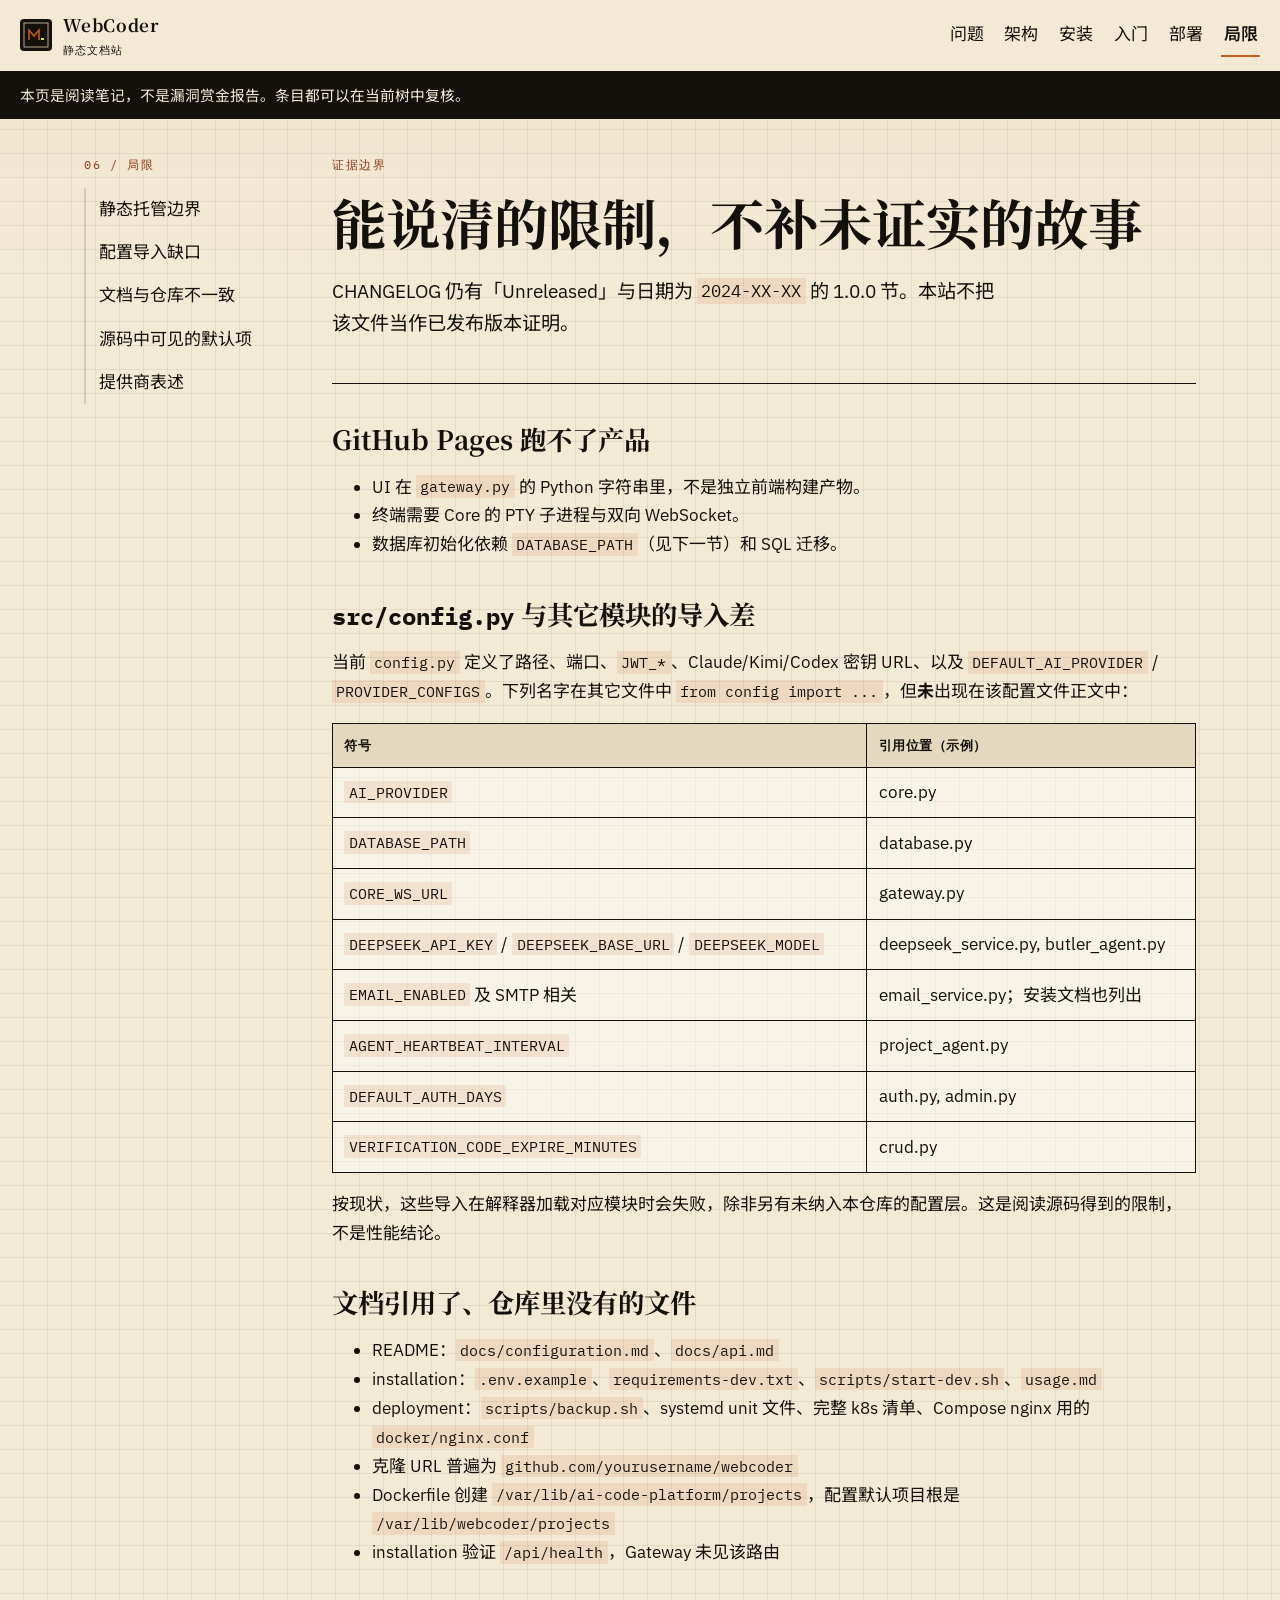
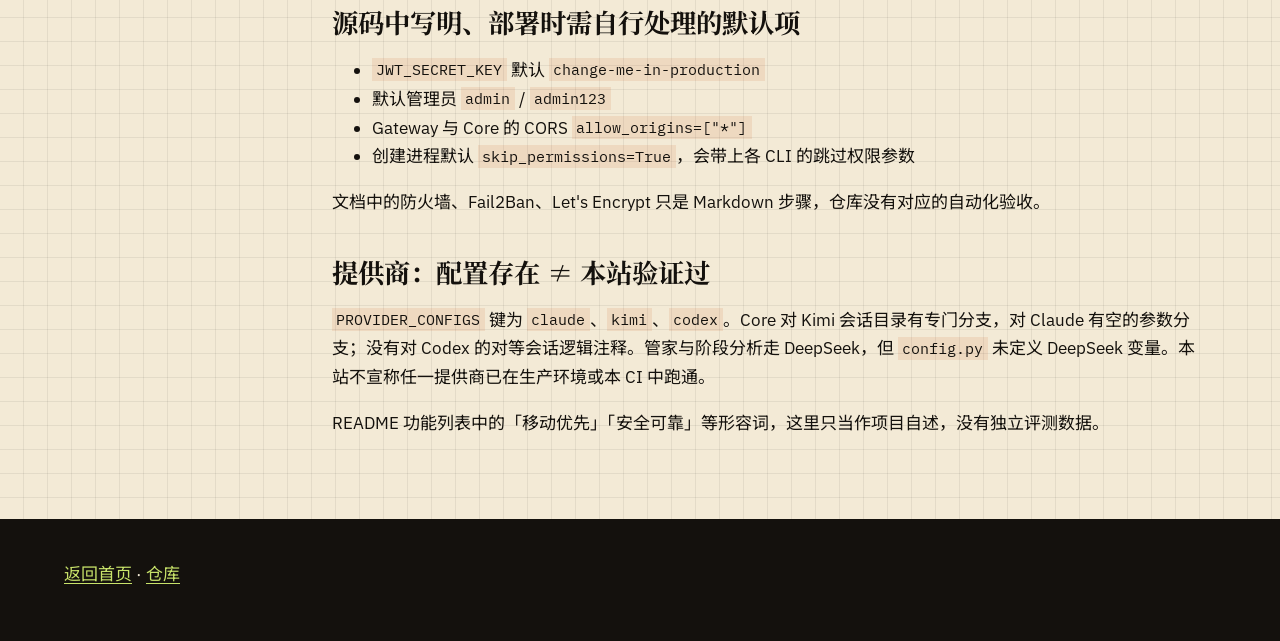
<file: site/limitations.html>
<!DOCTYPE html>
<html lang="zh-CN">
<head>
  <meta charset="utf-8">
  <meta name="viewport" content="width=device-width, initial-scale=1">
  <title>局限 · WebCoder 文档站</title>
  <meta name="description" content="根据 README、docs 与源码对照列出的缺口：缺失配置符号、缺失文档文件、默认密钥、以及静态站无法运行产品 UI。">
  <link rel="canonical" href="https://unstoppablecurry.github.io/WebCoder/limitations.html">
  <link rel="icon" href="assets/favicon.svg" type="image/svg+xml">
  <meta name="theme-color" content="#14110d">
  <meta property="og:type" content="article">
  <meta property="og:locale" content="zh_CN">
  <meta property="og:title" content="局限 · WebCoder 文档站">
  <meta property="og:description" content="只记录仓库里对得上的限制与不一致，不补充未证实的能力。">
  <meta property="og:url" content="https://unstoppablecurry.github.io/WebCoder/limitations.html">
  <link rel="stylesheet" href="https://fonts.googleapis.com/css2?family=IBM+Plex+Mono:wght@400;500&family=IBM+Plex+Sans:wght@400;600&family=Noto+Sans+SC:wght@400;600&family=Noto+Serif+SC:wght@700&display=swap">
  <link rel="stylesheet" href="assets/site.css">
</head>
<body>
  <a class="skip-link" href="#main">跳到正文</a>
  <header class="site-header">
    <a class="brand" href="index.html">
      <img src="assets/favicon.svg" alt="">
      <span>
        <span class="brand-mark">WebCoder</span>
        <span class="brand-sub">静态文档站</span>
      </span>
    </a>
    <button class="nav-toggle" type="button" aria-expanded="false" aria-controls="site-nav">菜单</button>
    <nav id="site-nav" class="site-nav" aria-label="站点">
      <a href="index.html">问题</a>
      <a href="architecture.html">架构</a>
      <a href="installation.html">安装</a>
      <a href="quickstart.html">入门</a>
      <a href="deployment.html">部署</a>
      <a href="limitations.html">局限</a>
    </nav>
  </header>
  <p class="notice">本页是阅读笔记，不是漏洞赏金报告。条目都可以在当前树中复核。</p>
  <div class="layout">
    <nav class="rail" aria-label="本页">
      <p class="kicker">06 / 局限</p>
      <ol>
        <li><a href="#static">静态托管边界</a></li>
        <li><a href="#config">配置导入缺口</a></li>
        <li><a href="#docs">文档与仓库不一致</a></li>
        <li><a href="#security">源码中可见的默认项</a></li>
        <li><a href="#providers">提供商表述</a></li>
      </ol>
    </nav>
    <main id="main">
      <header class="hero">
        <div>
          <p class="kicker">证据边界</p>
          <h1>能说清的限制，不补未证实的故事</h1>
          <p class="lede">CHANGELOG 仍有「Unreleased」与日期为 <code>2024-XX-XX</code> 的 1.0.0 节。本站不把该文件当作已发布版本证明。</p>
        </div>
      </header>

      <section id="static">
        <h2>GitHub Pages 跑不了产品</h2>
        <ul>
          <li>UI 在 <code>gateway.py</code> 的 Python 字符串里，不是独立前端构建产物。</li>
          <li>终端需要 Core 的 PTY 子进程与双向 WebSocket。</li>
          <li>数据库初始化依赖 <code>DATABASE_PATH</code>（见下一节）和 SQL 迁移。</li>
        </ul>
      </section>

      <section id="config">
        <h2><code>src/config.py</code> 与其它模块的导入差</h2>
        <p>当前 <code>config.py</code> 定义了路径、端口、<code>JWT_*</code>、Claude/Kimi/Codex 密钥 URL、以及 <code>DEFAULT_AI_PROVIDER</code> / <code>PROVIDER_CONFIGS</code>。下列名字在其它文件中 <code>from config import ...</code>，但<strong>未</strong>出现在该配置文件正文中：</p>
        <table>
          <thead>
            <tr><th>符号</th><th>引用位置（示例）</th></tr>
          </thead>
          <tbody>
            <tr><td><code>AI_PROVIDER</code></td><td>core.py</td></tr>
            <tr><td><code>DATABASE_PATH</code></td><td>database.py</td></tr>
            <tr><td><code>CORE_WS_URL</code></td><td>gateway.py</td></tr>
            <tr><td><code>DEEPSEEK_API_KEY</code> / <code>DEEPSEEK_BASE_URL</code> / <code>DEEPSEEK_MODEL</code></td><td>deepseek_service.py, butler_agent.py</td></tr>
            <tr><td><code>EMAIL_ENABLED</code> 及 SMTP 相关</td><td>email_service.py；安装文档也列出</td></tr>
            <tr><td><code>AGENT_HEARTBEAT_INTERVAL</code></td><td>project_agent.py</td></tr>
            <tr><td><code>DEFAULT_AUTH_DAYS</code></td><td>auth.py, admin.py</td></tr>
            <tr><td><code>VERIFICATION_CODE_EXPIRE_MINUTES</code></td><td>crud.py</td></tr>
          </tbody>
        </table>
        <p>按现状，这些导入在解释器加载对应模块时会失败，除非另有未纳入本仓库的配置层。这是阅读源码得到的限制，不是性能结论。</p>
      </section>

      <section id="docs">
        <h2>文档引用了、仓库里没有的文件</h2>
        <ul>
          <li>README：<code>docs/configuration.md</code>、<code>docs/api.md</code></li>
          <li>installation：<code>.env.example</code>、<code>requirements-dev.txt</code>、<code>scripts/start-dev.sh</code>、<code>usage.md</code></li>
          <li>deployment：<code>scripts/backup.sh</code>、systemd unit 文件、完整 k8s 清单、Compose nginx 用的 <code>docker/nginx.conf</code></li>
          <li>克隆 URL 普遍为 <code>github.com/yourusername/webcoder</code></li>
          <li>Dockerfile 创建 <code>/var/lib/ai-code-platform/projects</code>，配置默认项目根是 <code>/var/lib/webcoder/projects</code></li>
          <li>installation 验证 <code>/api/health</code>，Gateway 未见该路由</li>
        </ul>
      </section>

      <section id="security">
        <h2>源码中写明、部署时需自行处理的默认项</h2>
        <ul>
          <li><code>JWT_SECRET_KEY</code> 默认 <code>change-me-in-production</code></li>
          <li>默认管理员 <code>admin</code> / <code>admin123</code></li>
          <li>Gateway 与 Core 的 CORS <code>allow_origins=["*"]</code></li>
          <li>创建进程默认 <code>skip_permissions=True</code>，会带上各 CLI 的跳过权限参数</li>
        </ul>
        <p>文档中的防火墙、Fail2Ban、Let's Encrypt 只是 Markdown 步骤，仓库没有对应的自动化验收。</p>
      </section>

      <section id="providers">
        <h2>提供商：配置存在 ≠ 本站验证过</h2>
        <p><code>PROVIDER_CONFIGS</code> 键为 <code>claude</code>、<code>kimi</code>、<code>codex</code>。Core 对 Kimi 会话目录有专门分支，对 Claude 有空的参数分支；没有对 Codex 的对等会话逻辑注释。管家与阶段分析走 DeepSeek，但 <code>config.py</code> 未定义 DeepSeek 变量。本站不宣称任一提供商已在生产环境或本 CI 中跑通。</p>
        <p>README 功能列表中的「移动优先」「安全可靠」等形容词，这里只当作项目自述，没有独立评测数据。</p>
      </section>
    </main>
  </div>
  <footer class="site-footer">
    <div class="footer-inner">
      <p><a href="index.html">返回首页</a> · <a href="https://github.com/UnstoppableCurry/WebCoder">仓库</a></p>
    </div>
  </footer>
  <script src="assets/site.js"></script>
</body>
</html>
</file>
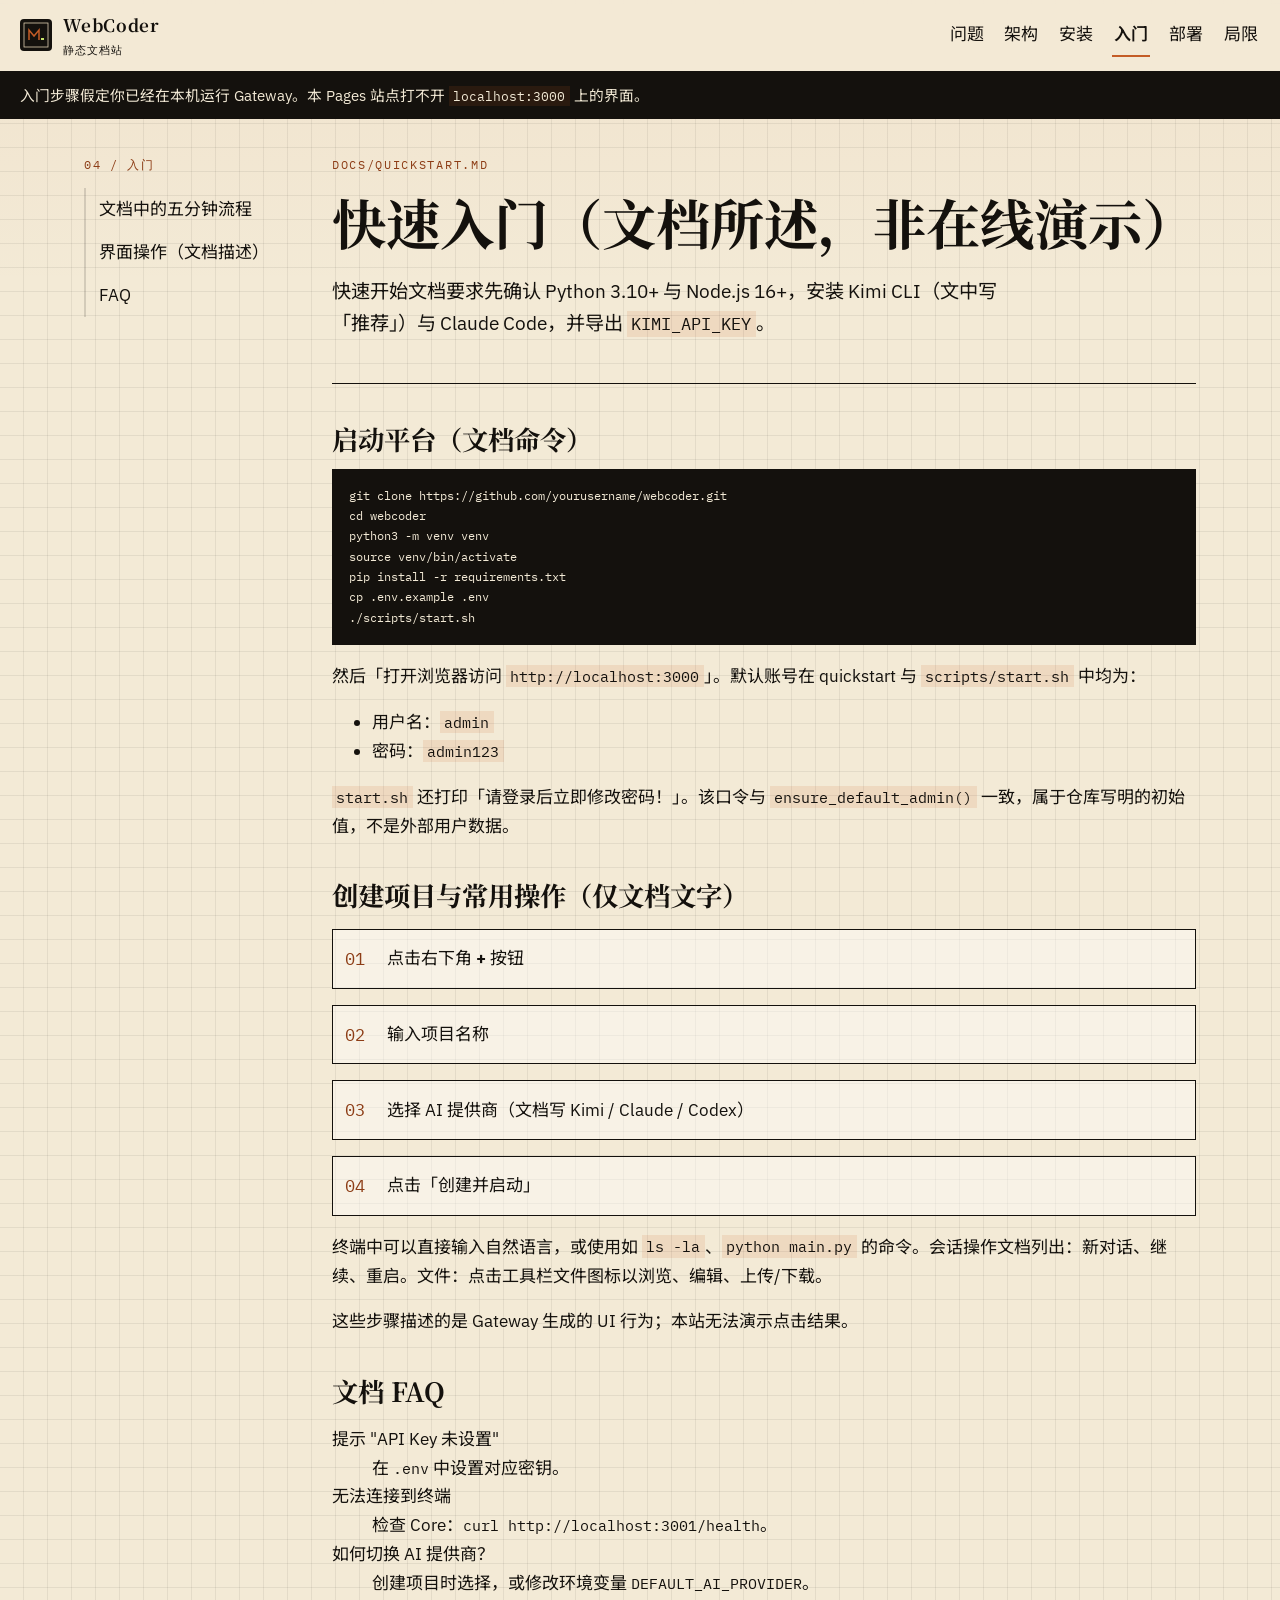
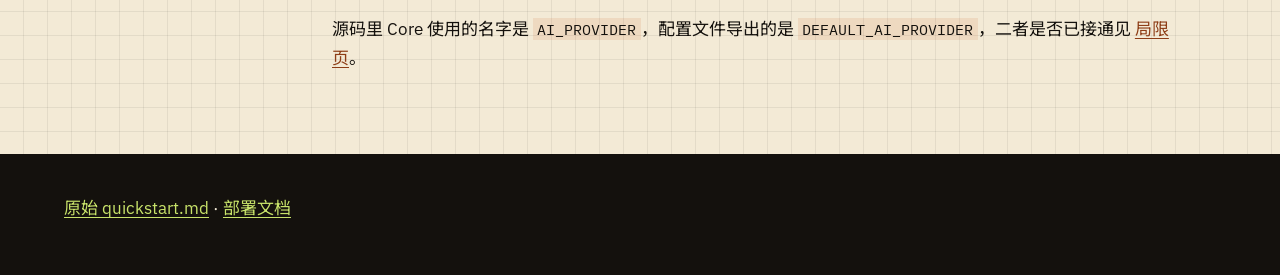
<file: site/quickstart.html>
<!DOCTYPE html>
<html lang="zh-CN">
<head>
  <meta charset="utf-8">
  <meta name="viewport" content="width=device-width, initial-scale=1">
  <title>快速入门 · WebCoder 文档站</title>
  <meta name="description" content="转写 docs/quickstart.md：本地启动、默认管理员、创建项目与终端操作。不是可点击的在线产品。">
  <link rel="canonical" href="https://unstoppablecurry.github.io/WebCoder/quickstart.html">
  <link rel="icon" href="assets/favicon.svg" type="image/svg+xml">
  <meta name="theme-color" content="#14110d">
  <meta property="og:type" content="article">
  <meta property="og:locale" content="zh_CN">
  <meta property="og:title" content="快速入门 · WebCoder 文档站">
  <meta property="og:description" content="来自 docs/quickstart.md 与 scripts/start.sh 的本地使用说明。">
  <meta property="og:url" content="https://unstoppablecurry.github.io/WebCoder/quickstart.html">
  <link rel="stylesheet" href="https://fonts.googleapis.com/css2?family=IBM+Plex+Mono:wght@400;500&family=IBM+Plex+Sans:wght@400;600&family=Noto+Sans+SC:wght@400;600&family=Noto+Serif+SC:wght@700&display=swap">
  <link rel="stylesheet" href="assets/site.css">
</head>
<body>
  <a class="skip-link" href="#main">跳到正文</a>
  <header class="site-header">
    <a class="brand" href="index.html">
      <img src="assets/favicon.svg" alt="">
      <span>
        <span class="brand-mark">WebCoder</span>
        <span class="brand-sub">静态文档站</span>
      </span>
    </a>
    <button class="nav-toggle" type="button" aria-expanded="false" aria-controls="site-nav">菜单</button>
    <nav id="site-nav" class="site-nav" aria-label="站点">
      <a href="index.html">问题</a>
      <a href="architecture.html">架构</a>
      <a href="installation.html">安装</a>
      <a href="quickstart.html">入门</a>
      <a href="deployment.html">部署</a>
      <a href="limitations.html">局限</a>
    </nav>
  </header>
  <p class="notice">入门步骤假定你已经在本机运行 Gateway。本 Pages 站点打不开 <code>localhost:3000</code> 上的界面。</p>
  <div class="layout">
    <nav class="rail" aria-label="本页">
      <p class="kicker">04 / 入门</p>
      <ol>
        <li><a href="#five">文档中的五分钟流程</a></li>
        <li><a href="#ui">界面操作（文档描述）</a></li>
        <li><a href="#faq">FAQ</a></li>
      </ol>
    </nav>
    <main id="main">
      <header class="hero">
        <div>
          <p class="kicker">docs/quickstart.md</p>
          <h1>快速入门（文档所述，非在线演示）</h1>
          <p class="lede">快速开始文档要求先确认 Python 3.10+ 与 Node.js 16+，安装 Kimi CLI（文中写「推荐」）与 Claude Code，并导出 <code>KIMI_API_KEY</code>。</p>
        </div>
      </header>

      <section id="five">
        <h2>启动平台（文档命令）</h2>
<pre><code>git clone https://github.com/yourusername/webcoder.git
cd webcoder
python3 -m venv venv
source venv/bin/activate
pip install -r requirements.txt
cp .env.example .env
./scripts/start.sh</code></pre>
        <p>然后「打开浏览器访问 <code>http://localhost:3000</code>」。默认账号在 quickstart 与 <code>scripts/start.sh</code> 中均为：</p>
        <ul>
          <li>用户名：<code>admin</code></li>
          <li>密码：<code>admin123</code></li>
        </ul>
        <p><code>start.sh</code> 还打印「请登录后立即修改密码！」。该口令与 <code>ensure_default_admin()</code> 一致，属于仓库写明的初始值，不是外部用户数据。</p>
      </section>

      <section id="ui">
        <h2>创建项目与常用操作（仅文档文字）</h2>
        <ol class="steps">
          <li>点击右下角 <strong>+</strong> 按钮</li>
          <li>输入项目名称</li>
          <li>选择 AI 提供商（文档写 Kimi / Claude / Codex）</li>
          <li>点击「创建并启动」</li>
        </ol>
        <p>终端中可以直接输入自然语言，或使用如 <code>ls -la</code>、<code>python main.py</code> 的命令。会话操作文档列出：新对话、继续、重启。文件：点击工具栏文件图标以浏览、编辑、上传/下载。</p>
        <p>这些步骤描述的是 Gateway 生成的 UI 行为；本站无法演示点击结果。</p>
      </section>

      <section id="faq">
        <h2>文档 FAQ</h2>
        <dl>
          <dt>提示 "API Key 未设置"</dt>
          <dd>在 <code>.env</code> 中设置对应密钥。</dd>
          <dt>无法连接到终端</dt>
          <dd>检查 Core：<code>curl http://localhost:3001/health</code>。</dd>
          <dt>如何切换 AI 提供商？</dt>
          <dd>创建项目时选择，或修改环境变量 <code>DEFAULT_AI_PROVIDER</code>。</dd>
        </dl>
        <p>源码里 Core 使用的名字是 <code>AI_PROVIDER</code>，配置文件导出的是 <code>DEFAULT_AI_PROVIDER</code>，二者是否已接通见 <a href="limitations.html">局限页</a>。</p>
      </section>
    </main>
  </div>
  <footer class="site-footer">
    <div class="footer-inner">
      <p><a href="https://github.com/UnstoppableCurry/WebCoder/blob/main/docs/quickstart.md">原始 quickstart.md</a> · <a href="deployment.html">部署文档</a></p>
    </div>
  </footer>
  <script src="assets/site.js"></script>
</body>
</html>
</file>
<file: site/assets/site.css>
:root {
  --ink: #14110d;
  --ink-soft: #2a241c;
  --paper: #f3ead6;
  --paper-dim: #e4d8be;
  --copper: #c45c26;
  --copper-deep: #8d3d16;
  --lime: #c8e36a;
  --line: rgba(20, 17, 13, 0.14);
  --focus: #1f5c4d;
  --danger: #8b2e1a;
  --max: 72rem;
  --rail: 13.5rem;
  --font-display: "Noto Serif SC", "Songti SC", serif;
  --font-body: "IBM Plex Sans", "Noto Sans SC", "PingFang SC", sans-serif;
  --font-mono: "IBM Plex Mono", "Noto Sans Mono", ui-monospace, monospace;
}

*,
*::before,
*::after {
  box-sizing: border-box;
}

html {
  scroll-behavior: smooth;
}

@media (prefers-reduced-motion: reduce) {
  html { scroll-behavior: auto; }
  *,
  *::before,
  *::after {
    animation-duration: 0.01ms !important;
    animation-iteration-count: 1 !important;
    transition-duration: 0.01ms !important;
  }
}

body {
  margin: 0;
  color: var(--ink);
  background:
    linear-gradient(180deg, rgba(196, 92, 38, 0.05), transparent 18rem),
    repeating-linear-gradient(
      0deg,
      transparent,
      transparent 23px,
      var(--line) 24px
    ),
    repeating-linear-gradient(
      90deg,
      transparent,
      transparent 23px,
      var(--line) 24px
    ),
    var(--paper);
  font-family: var(--font-body);
  font-size: 1.0625rem;
  line-height: 1.7;
}

a {
  color: var(--copper-deep);
  text-underline-offset: 0.18em;
}

a:hover {
  color: var(--copper);
}

:focus-visible {
  outline: 3px solid var(--focus);
  outline-offset: 3px;
}

.skip-link {
  position: absolute;
  left: 0.75rem;
  top: -3rem;
  z-index: 20;
  padding: 0.55rem 0.8rem;
  background: var(--ink);
  color: var(--paper);
  text-decoration: none;
}

.skip-link:focus {
  top: 0.75rem;
}

.site-header {
  position: sticky;
  top: 0;
  z-index: 10;
  display: flex;
  align-items: center;
  justify-content: space-between;
  gap: 1rem;
  padding: 0.7rem 1.25rem;
  background: rgba(243, 234, 214, 0.92);
  border-bottom: 1px solid var(--ink);
  backdrop-filter: blur(8px);
}

.brand {
  display: flex;
  align-items: center;
  gap: 0.7rem;
  color: inherit;
  text-decoration: none;
}

.brand img {
  width: 2rem;
  height: 2rem;
}

.brand-mark {
  font-family: var(--font-display);
  font-weight: 700;
  letter-spacing: 0.04em;
}

.brand-sub {
  display: block;
  font-family: var(--font-mono);
  font-size: 0.68rem;
  letter-spacing: 0.08em;
  text-transform: uppercase;
}

.nav-toggle {
  min-width: 2.75rem;
  min-height: 2.75rem;
  border: 1px solid var(--ink);
  background: transparent;
  font: inherit;
  cursor: pointer;
}

.site-nav {
  display: flex;
  flex-wrap: wrap;
  gap: 0.25rem 1rem;
}

.site-nav a {
  display: inline-flex;
  align-items: center;
  min-height: 2.75rem;
  padding: 0 0.15rem;
  color: inherit;
  text-decoration: none;
  border-bottom: 2px solid transparent;
}

.site-nav a[aria-current="page"] {
  border-bottom-color: var(--copper);
  font-weight: 600;
}

.notice {
  margin: 0;
  padding: 0.7rem 1.25rem;
  background: var(--ink);
  color: var(--paper);
  font-size: 0.92rem;
}

.notice a {
  color: var(--lime);
}

.layout {
  display: grid;
  grid-template-columns: var(--rail) minmax(0, 1fr);
  max-width: var(--max);
  margin: 0 auto;
  padding: 1.5rem 1.25rem 4rem;
  gap: 2rem;
}

.rail {
  position: sticky;
  top: 5.5rem;
  align-self: start;
}

.rail ol {
  margin: 0;
  padding: 0;
  list-style: none;
}

.rail a {
  display: block;
  padding: 0.45rem 0;
  color: inherit;
  text-decoration: none;
  border-left: 2px solid var(--line);
  padding-left: 0.8rem;
}

.rail a:hover,
.rail a:focus-visible {
  border-left-color: var(--copper);
}

.kicker {
  font-family: var(--font-mono);
  font-size: 0.75rem;
  letter-spacing: 0.14em;
  text-transform: uppercase;
  color: var(--copper-deep);
}

h1,
h2,
h3 {
  font-family: var(--font-display);
  line-height: 1.25;
  font-weight: 700;
}

h1 {
  margin: 0.35rem 0 1rem;
  font-size: clamp(2rem, 5vw, 3.4rem);
}

h2 {
  margin: 2.4rem 0 0.8rem;
  font-size: 1.65rem;
}

h3 {
  margin: 1.6rem 0 0.5rem;
  font-size: 1.2rem;
}

.lede {
  font-size: 1.2rem;
  max-width: 42rem;
}

.hero {
  display: grid;
  gap: 1.5rem;
  margin-bottom: 2rem;
  padding-bottom: 1.5rem;
  border-bottom: 1px solid var(--ink);
}

.hero-meta {
  display: flex;
  flex-wrap: wrap;
  gap: 0.5rem;
}

.chip {
  display: inline-flex;
  align-items: center;
  min-height: 2rem;
  padding: 0.2rem 0.6rem;
  border: 1px solid var(--ink);
  background: rgba(255, 255, 255, 0.35);
  font-family: var(--font-mono);
  font-size: 0.78rem;
}

.actions {
  display: flex;
  flex-wrap: wrap;
  gap: 0.75rem;
}

.btn {
  display: inline-flex;
  align-items: center;
  justify-content: center;
  min-height: 2.75rem;
  padding: 0.45rem 1rem;
  border: 1px solid var(--ink);
  text-decoration: none;
  font-weight: 600;
}

.btn-primary {
  background: var(--ink);
  color: var(--paper);
}

.btn-primary:hover {
  background: var(--ink-soft);
  color: var(--paper);
}

.btn-ghost {
  background: transparent;
  color: inherit;
}

.split {
  display: grid;
  grid-template-columns: 1.2fr 0.8fr;
  gap: 1.25rem;
}

.panel {
  padding: 1.1rem 1.2rem;
  background: rgba(255, 255, 255, 0.42);
  border: 1px solid var(--ink);
}

.panel h2 {
  margin-top: 0;
}

.panel-dark {
  background: var(--ink);
  color: var(--paper);
}

.panel-dark a {
  color: var(--lime);
}

.schema {
  display: grid;
  gap: 0.7rem;
  font-family: var(--font-mono);
  font-size: 0.86rem;
}

.schema-node {
  padding: 0.85rem 0.95rem;
  border: 1px dashed var(--paper-dim);
}

.schema-arrow {
  color: var(--lime);
  letter-spacing: 0.2em;
}

.source {
  margin: 0.8rem 0 0;
  font-size: 0.88rem;
  color: var(--ink-soft);
}

table {
  width: 100%;
  border-collapse: collapse;
  background: rgba(255, 255, 255, 0.4);
}

th,
td {
  padding: 0.65rem 0.7rem;
  border: 1px solid var(--ink);
  text-align: left;
  vertical-align: top;
}

th {
  font-family: var(--font-mono);
  font-size: 0.8rem;
  letter-spacing: 0.04em;
  background: var(--paper-dim);
}

pre,
code {
  font-family: var(--font-mono);
}

pre {
  overflow-x: auto;
  padding: 1rem;
  background: var(--ink);
  color: var(--paper);
  border: 1px solid var(--ink);
  font-size: 0.82rem;
  line-height: 1.55;
}

code {
  font-size: 0.9em;
}

p code,
li code,
td code {
  padding: 0.08rem 0.28rem;
  background: rgba(196, 92, 38, 0.12);
}

.steps {
  counter-reset: step;
  list-style: none;
  padding: 0;
}

.steps li {
  position: relative;
  margin: 0 0 1rem;
  padding: 0.9rem 1rem 0.9rem 3.4rem;
  border: 1px solid var(--ink);
  background: rgba(255, 255, 255, 0.4);
}

.steps li::before {
  counter-increment: step;
  content: counter(step, decimal-leading-zero);
  position: absolute;
  left: 0.75rem;
  top: 0.95rem;
  font-family: var(--font-mono);
  color: var(--copper-deep);
}

.callout {
  padding: 0.9rem 1rem;
  border-left: 4px solid var(--copper);
  background: rgba(196, 92, 38, 0.08);
}

.callout-warn {
  border-left-color: var(--danger);
  background: rgba(139, 46, 26, 0.08);
}

.site-footer {
  padding: 1.4rem 1.25rem 2.2rem;
  border-top: 1px solid var(--ink);
  background: var(--ink);
  color: var(--paper);
}

.site-footer a {
  color: var(--lime);
}

.footer-inner {
  max-width: var(--max);
  margin: 0 auto;
  display: grid;
  gap: 0.6rem;
}

.visually-hidden {
  position: absolute;
  width: 1px;
  height: 1px;
  padding: 0;
  margin: -1px;
  overflow: hidden;
  clip: rect(0, 0, 0, 0);
  white-space: nowrap;
  border: 0;
}

@media (max-width: 860px) {
  .layout {
    grid-template-columns: 1fr;
  }

  .rail {
    position: static;
  }

  .split {
    grid-template-columns: 1fr;
  }

  .site-nav {
    display: none;
    width: 100%;
    flex-direction: column;
  }

  .site-header {
    flex-wrap: wrap;
  }

  .site-header.is-open .site-nav {
    display: flex;
  }
}

@media (min-width: 861px) {
  .nav-toggle {
    display: none;
  }
}

@media print {
  .site-header,
  .notice,
  .rail,
  .nav-toggle,
  .actions {
    display: none !important;
  }

  body {
    background: #fff;
  }

  .layout {
    display: block;
    padding: 0;
  }
}
</file>
